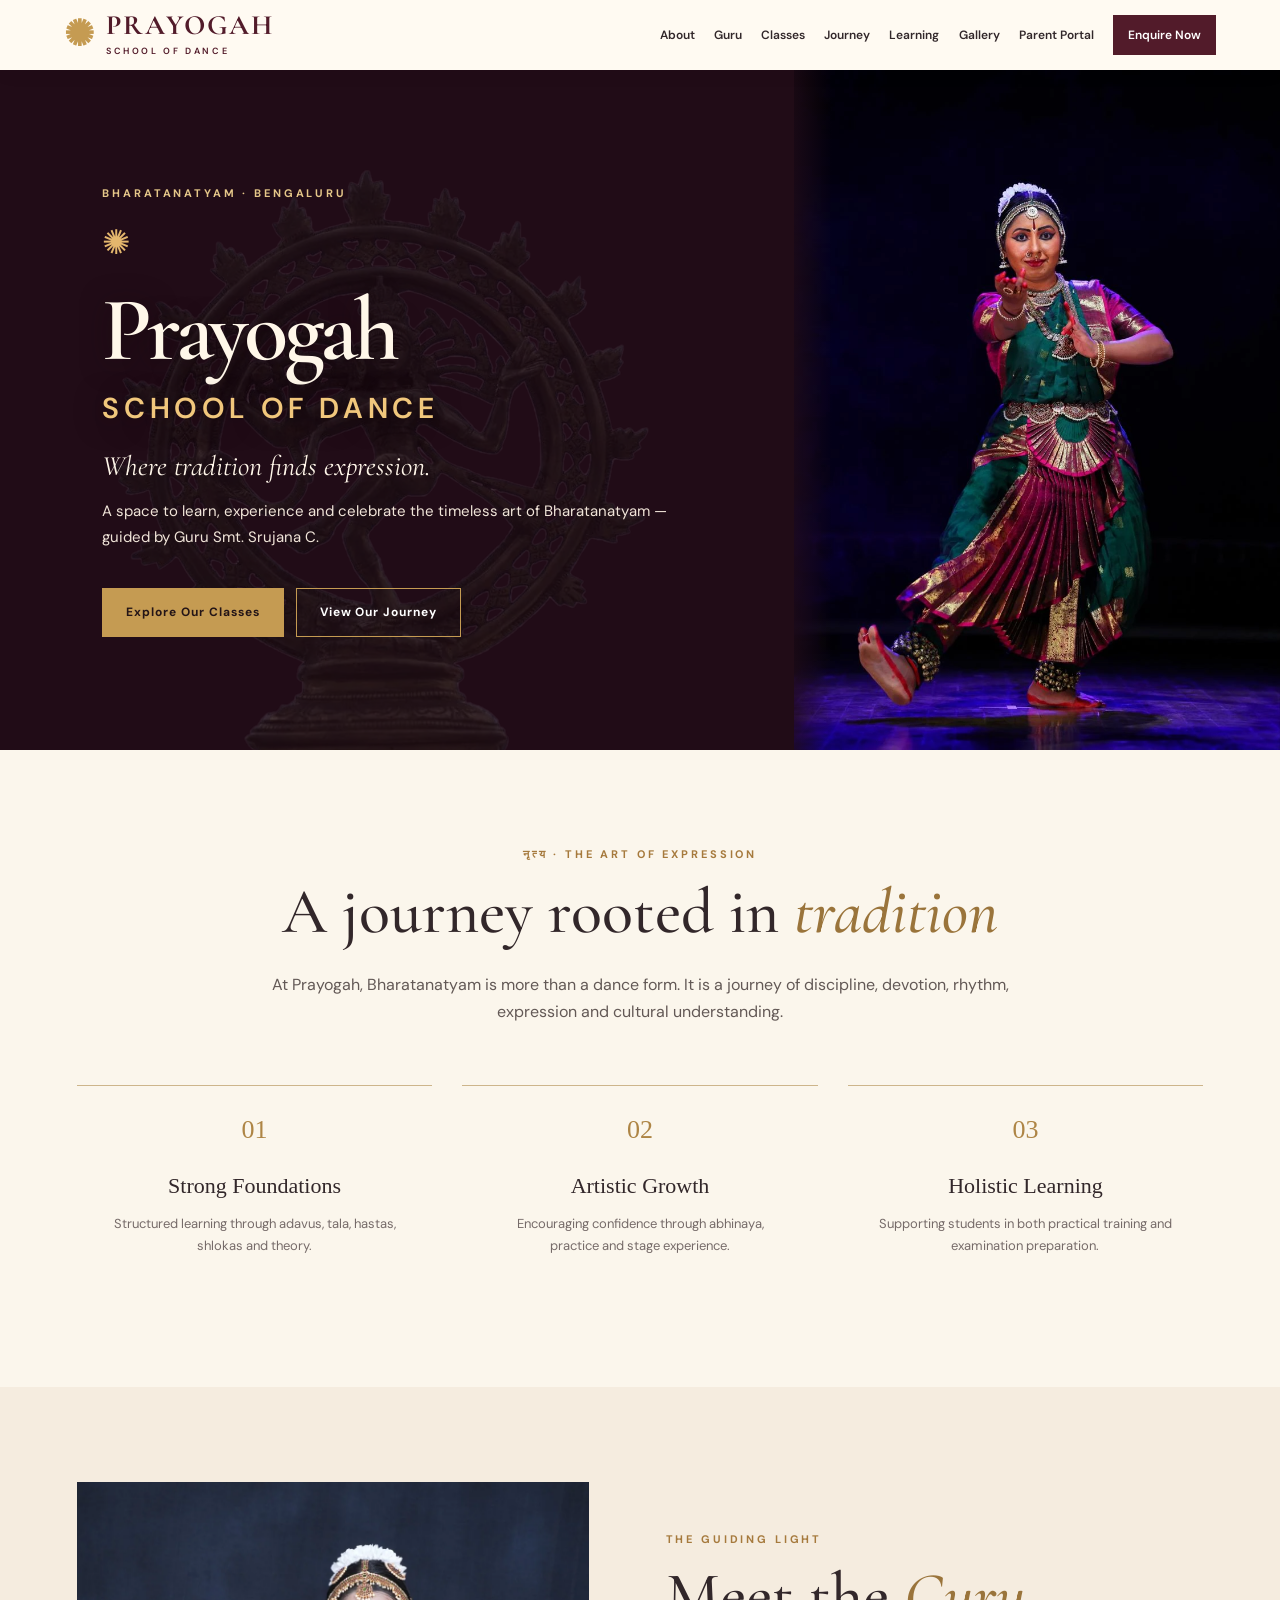
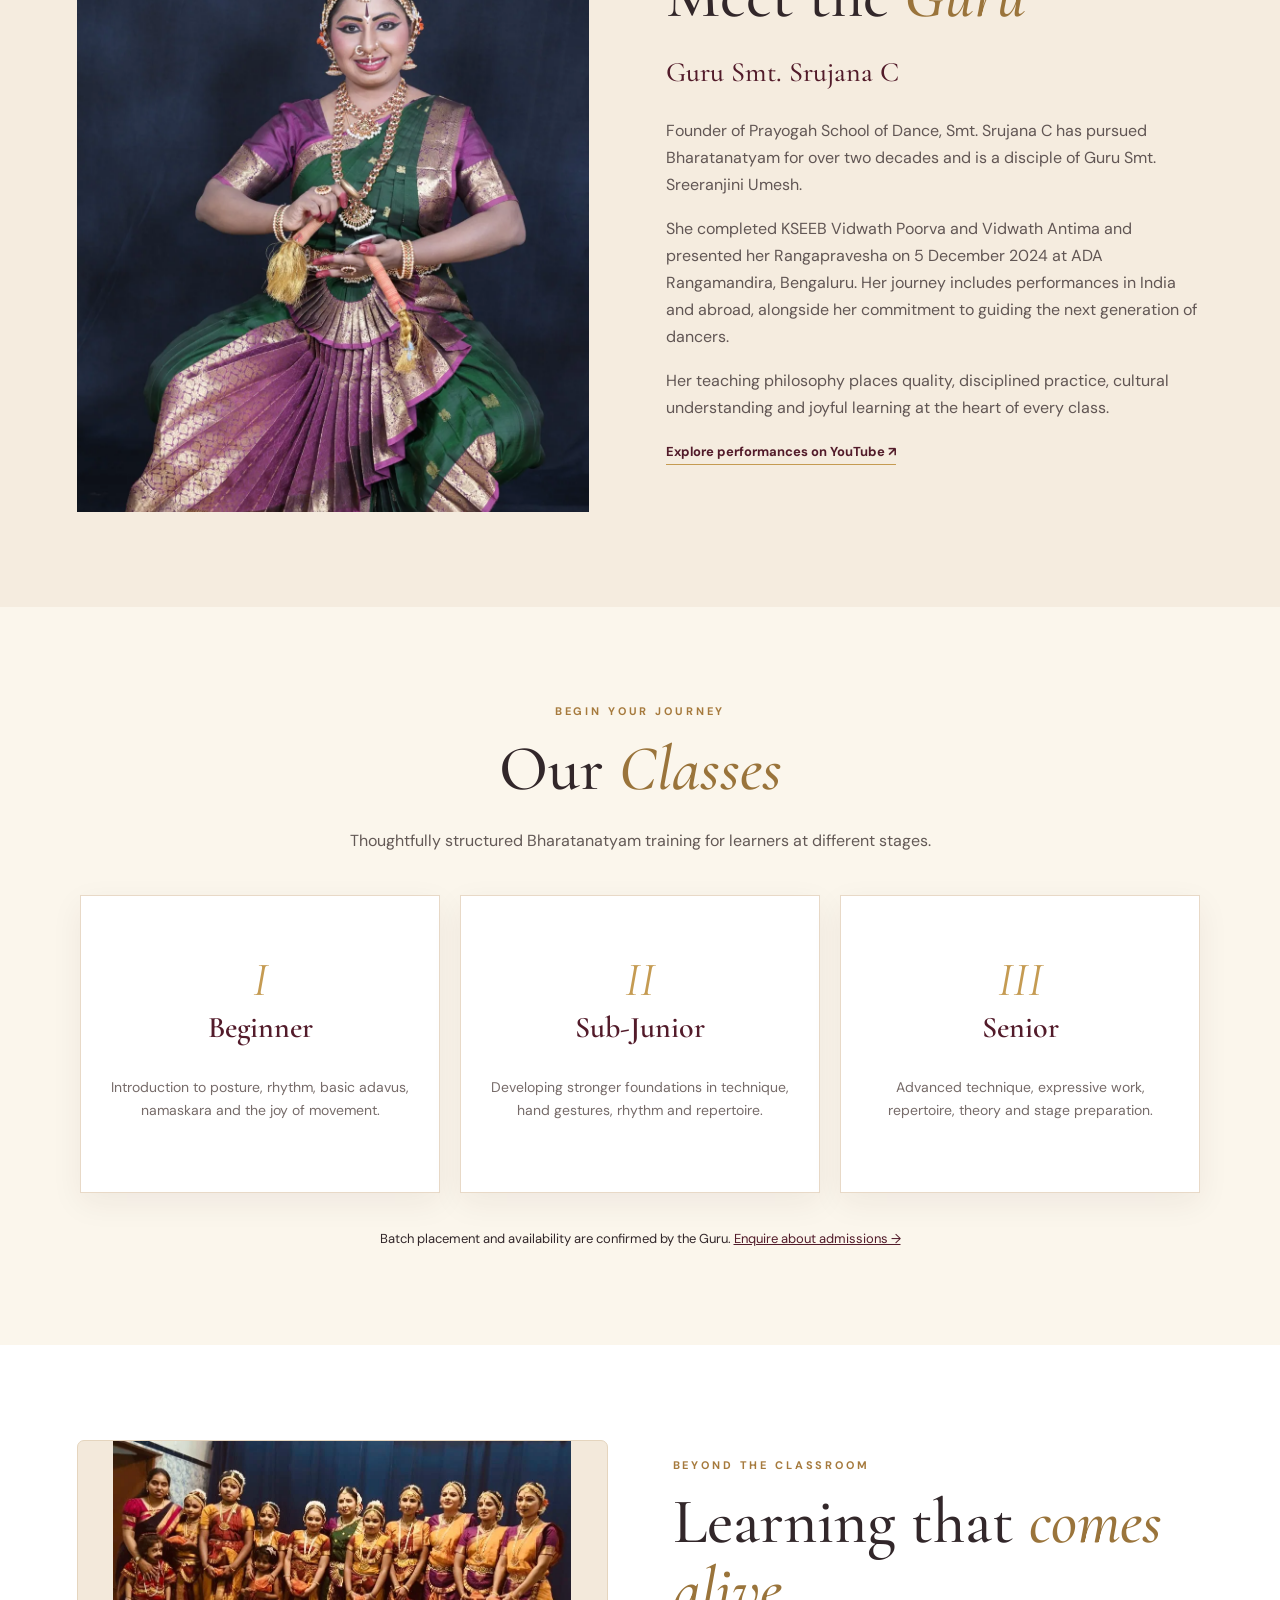
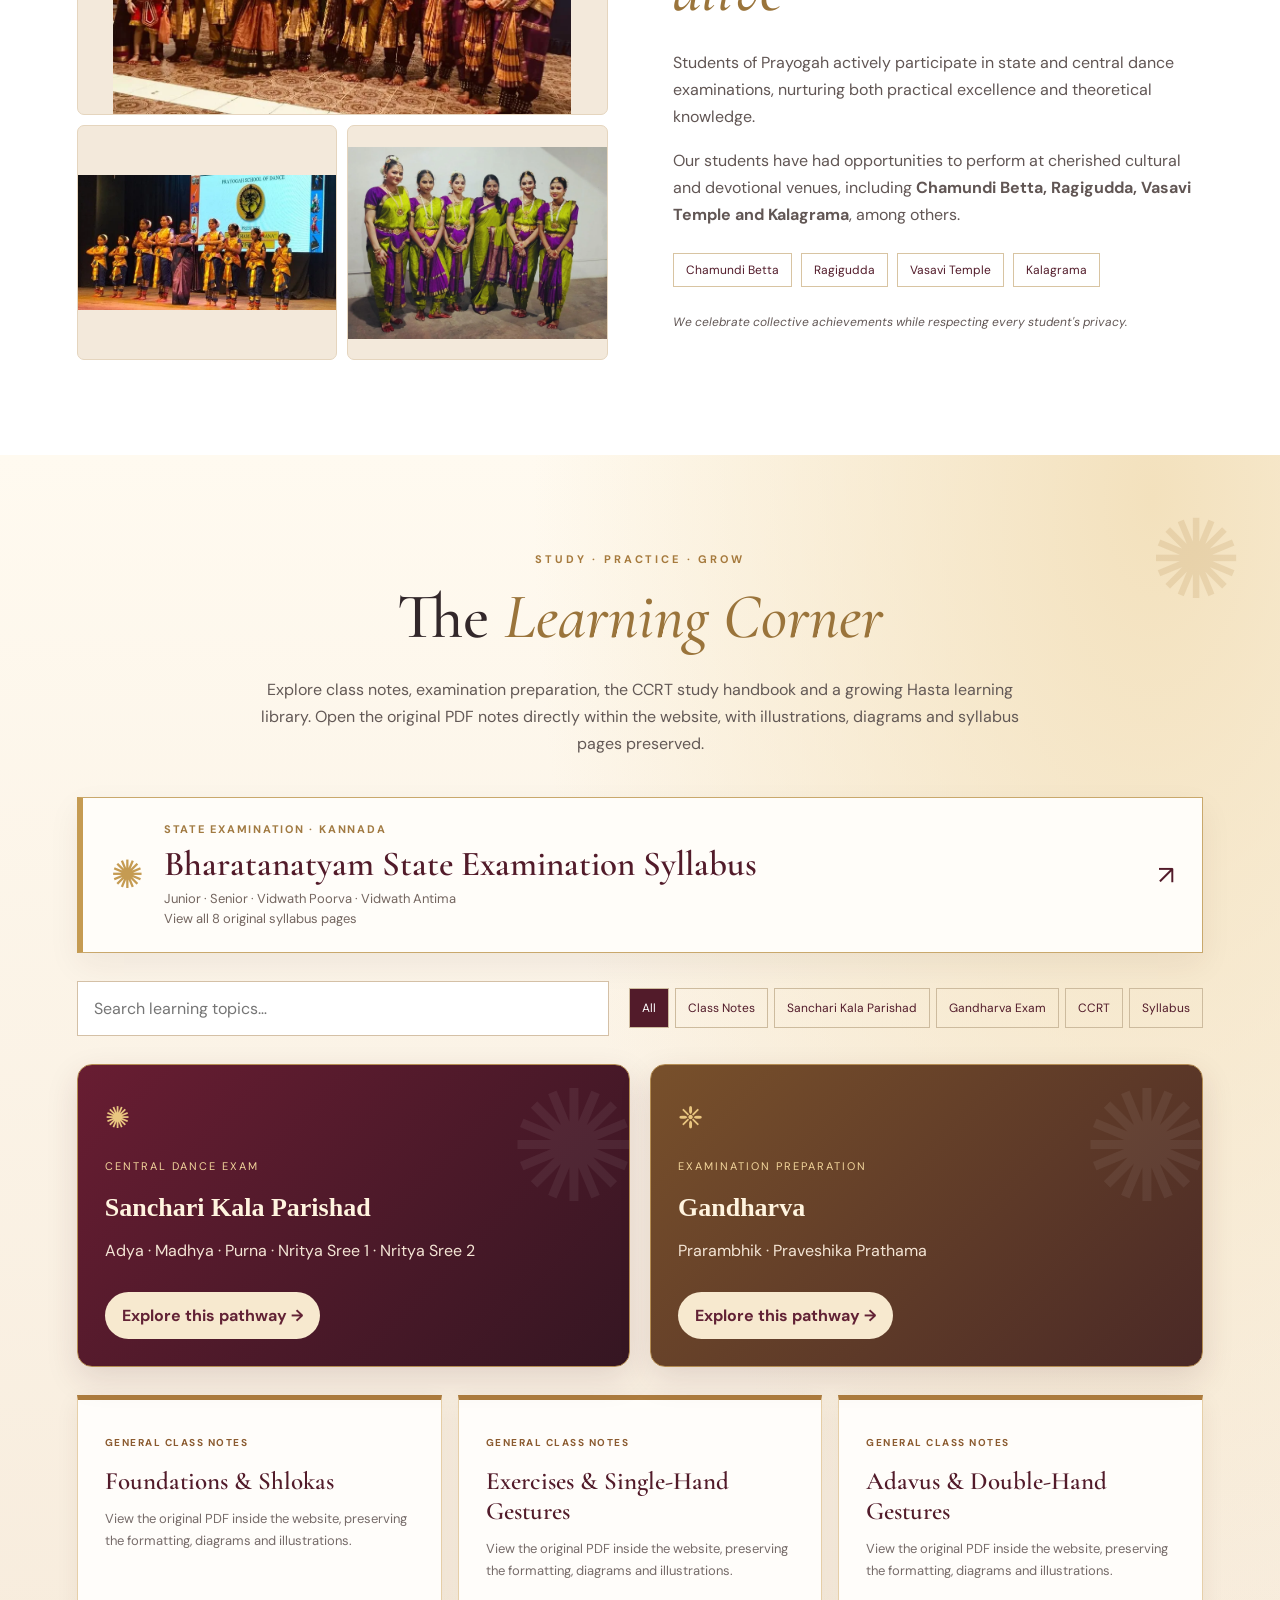
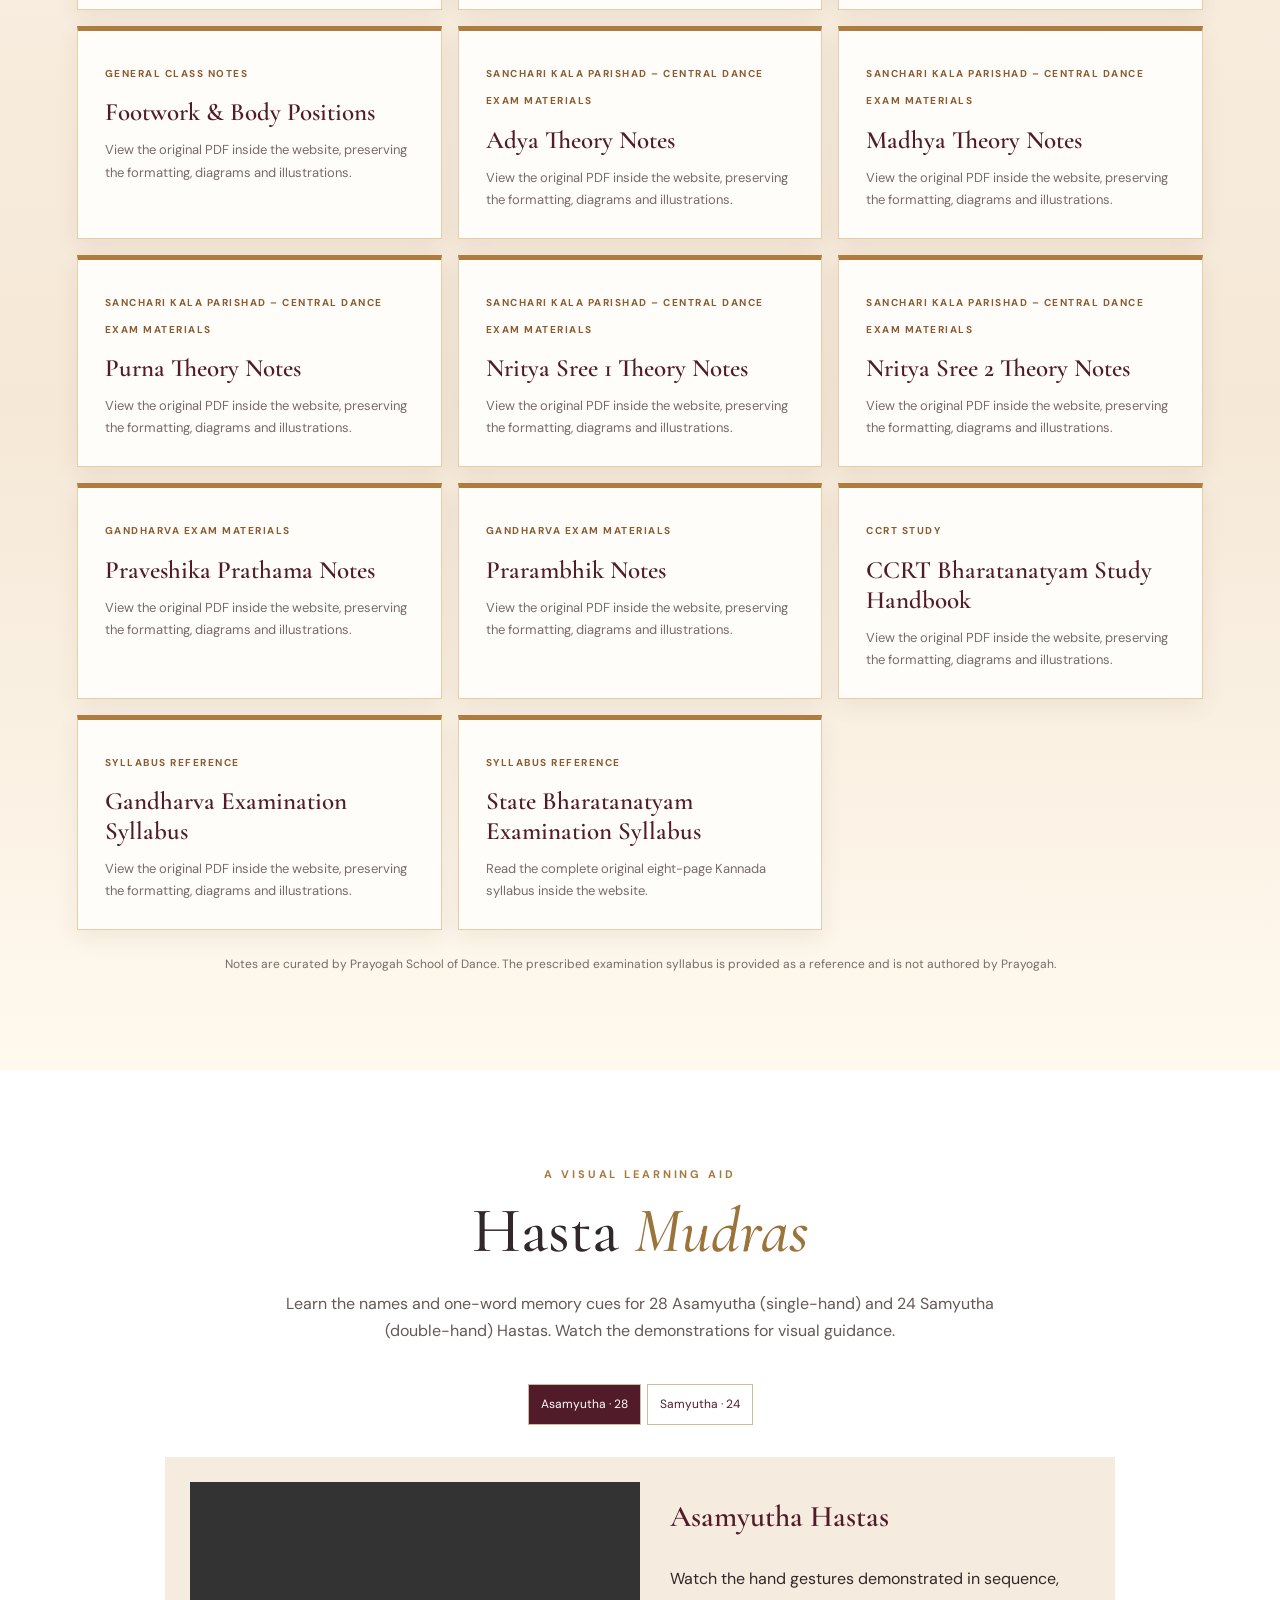
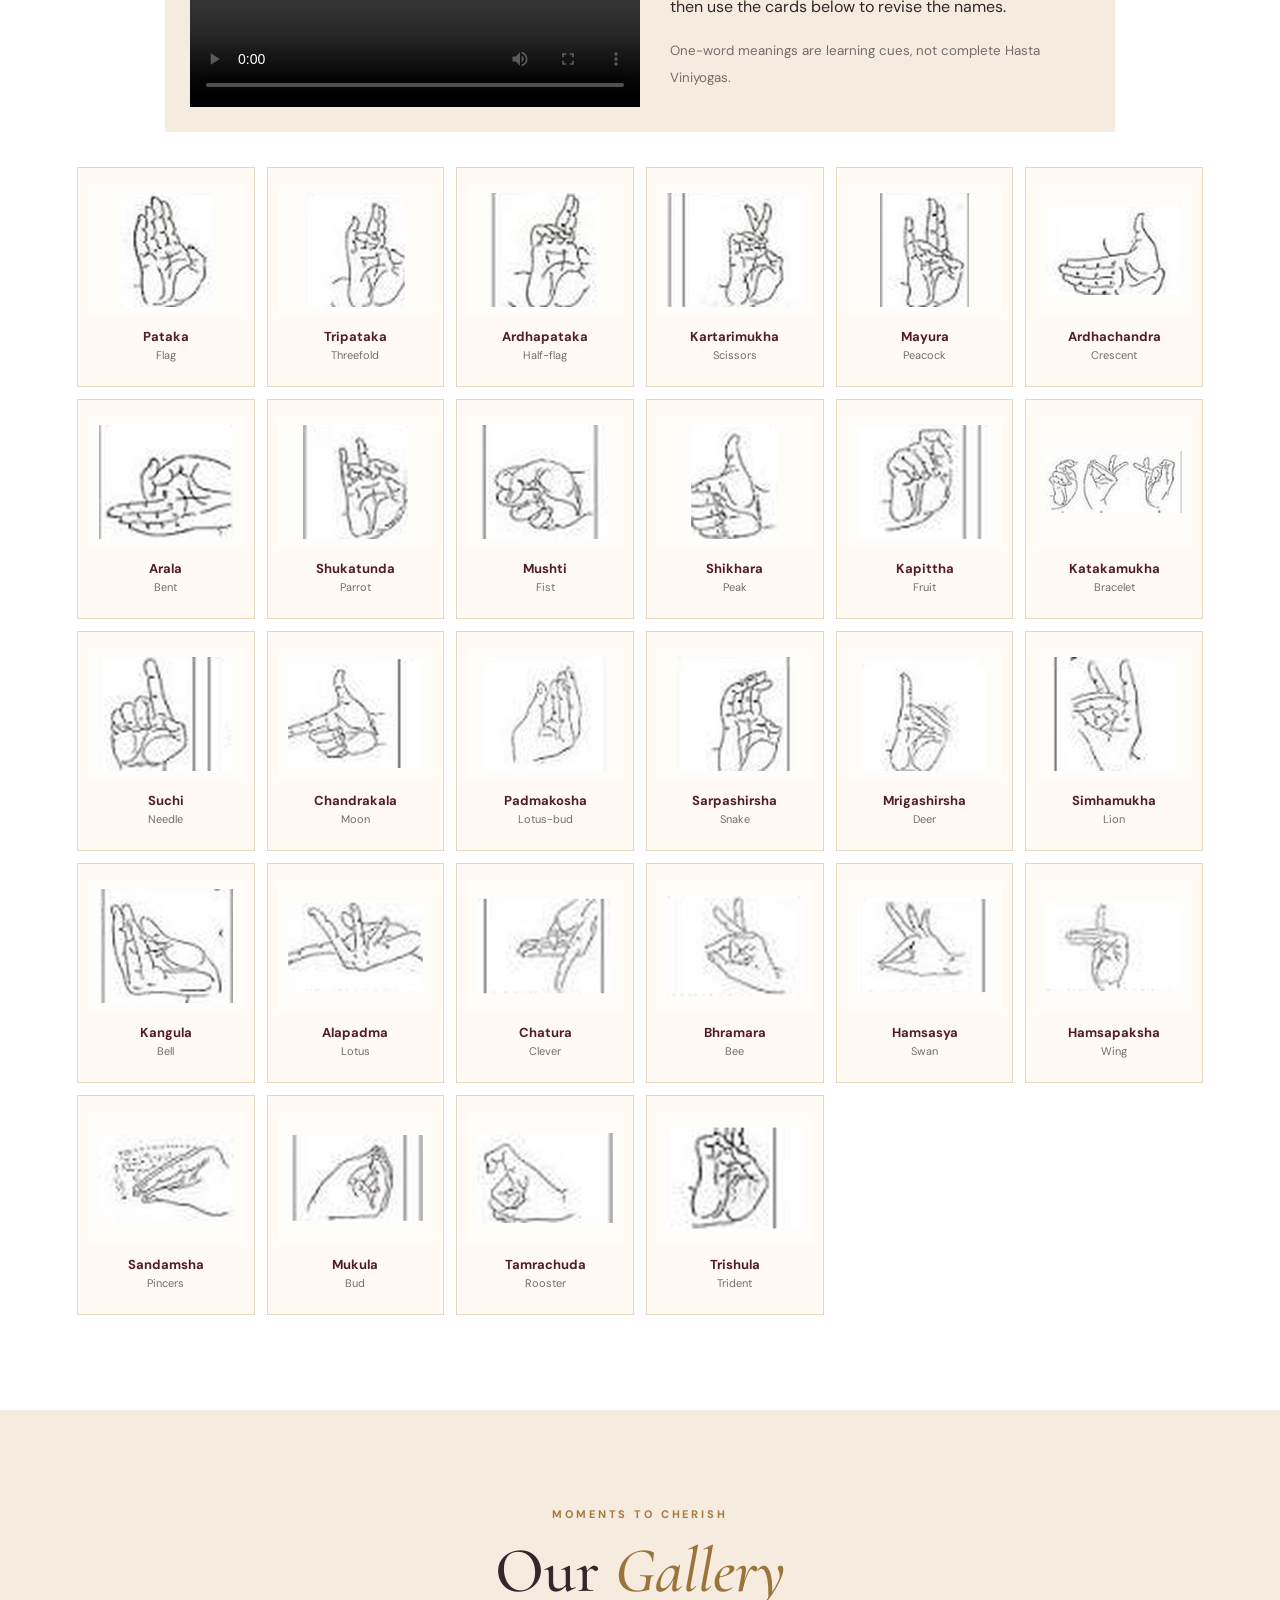
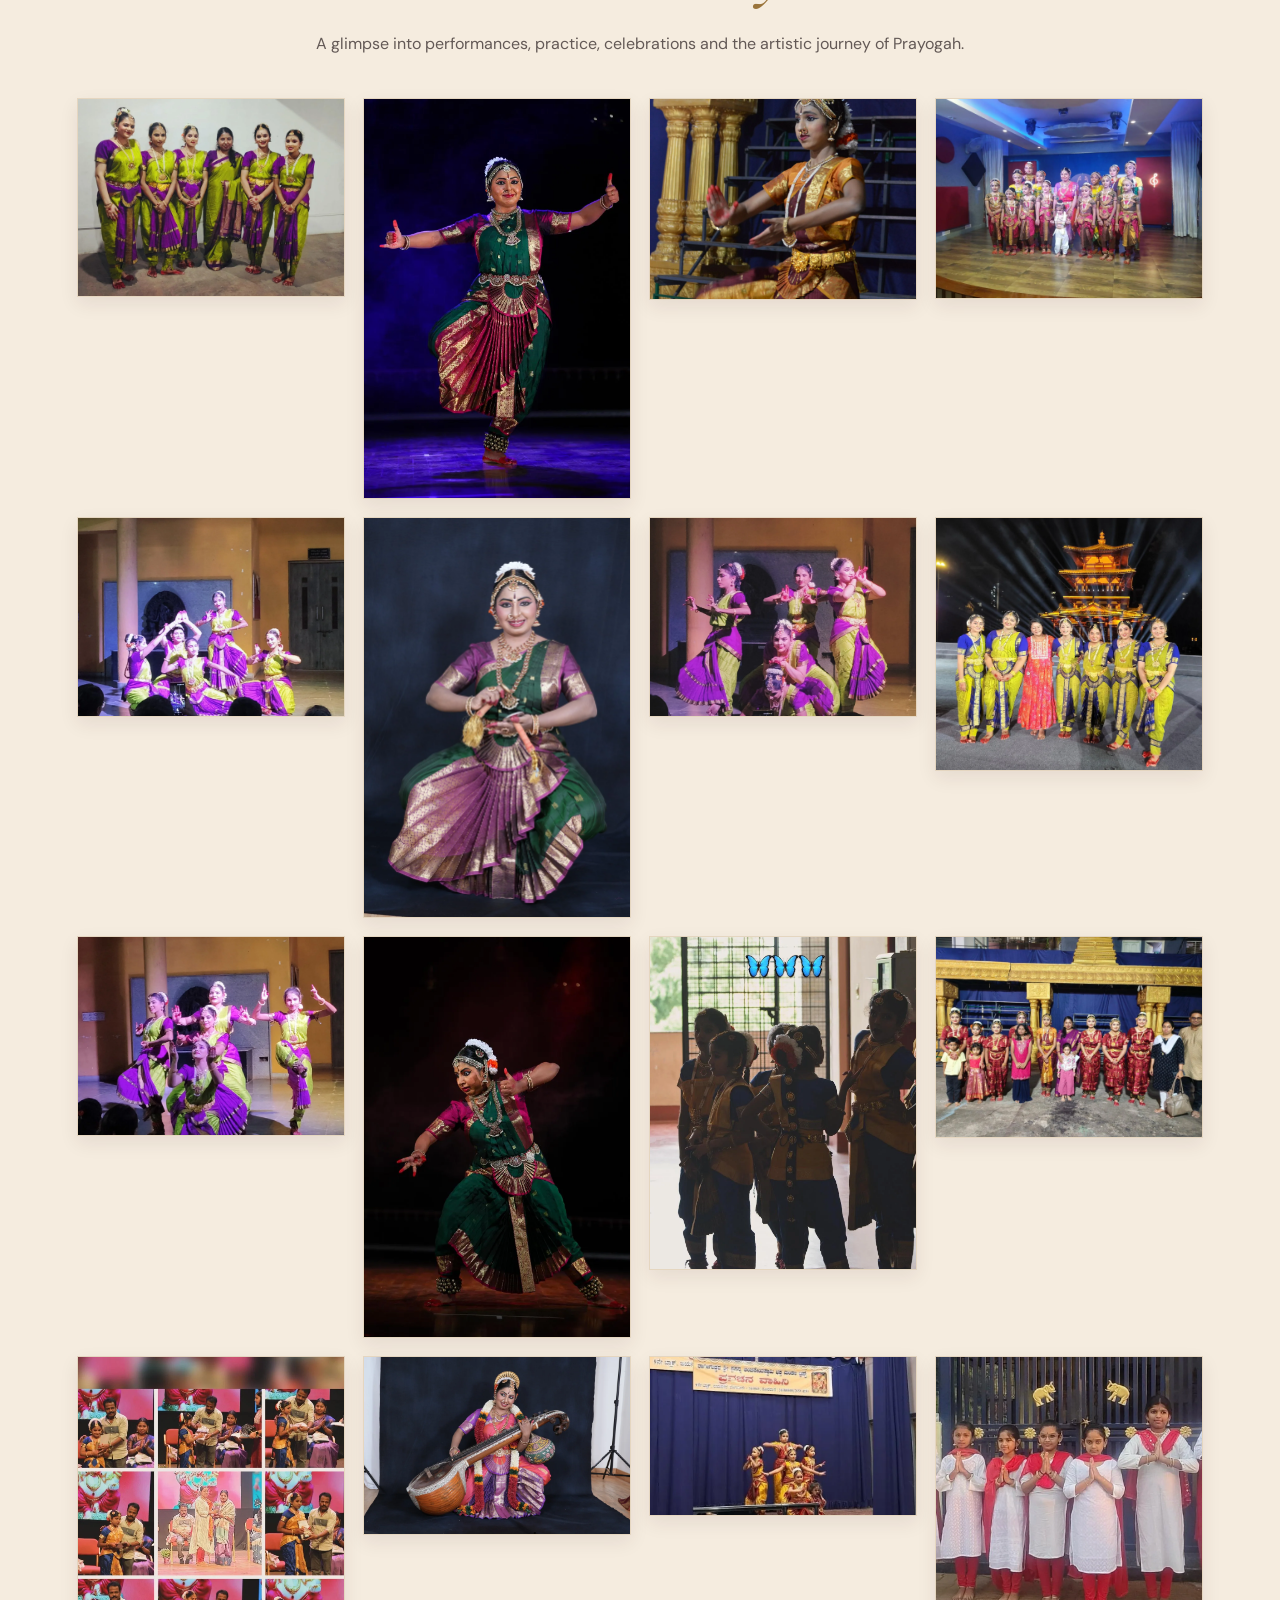
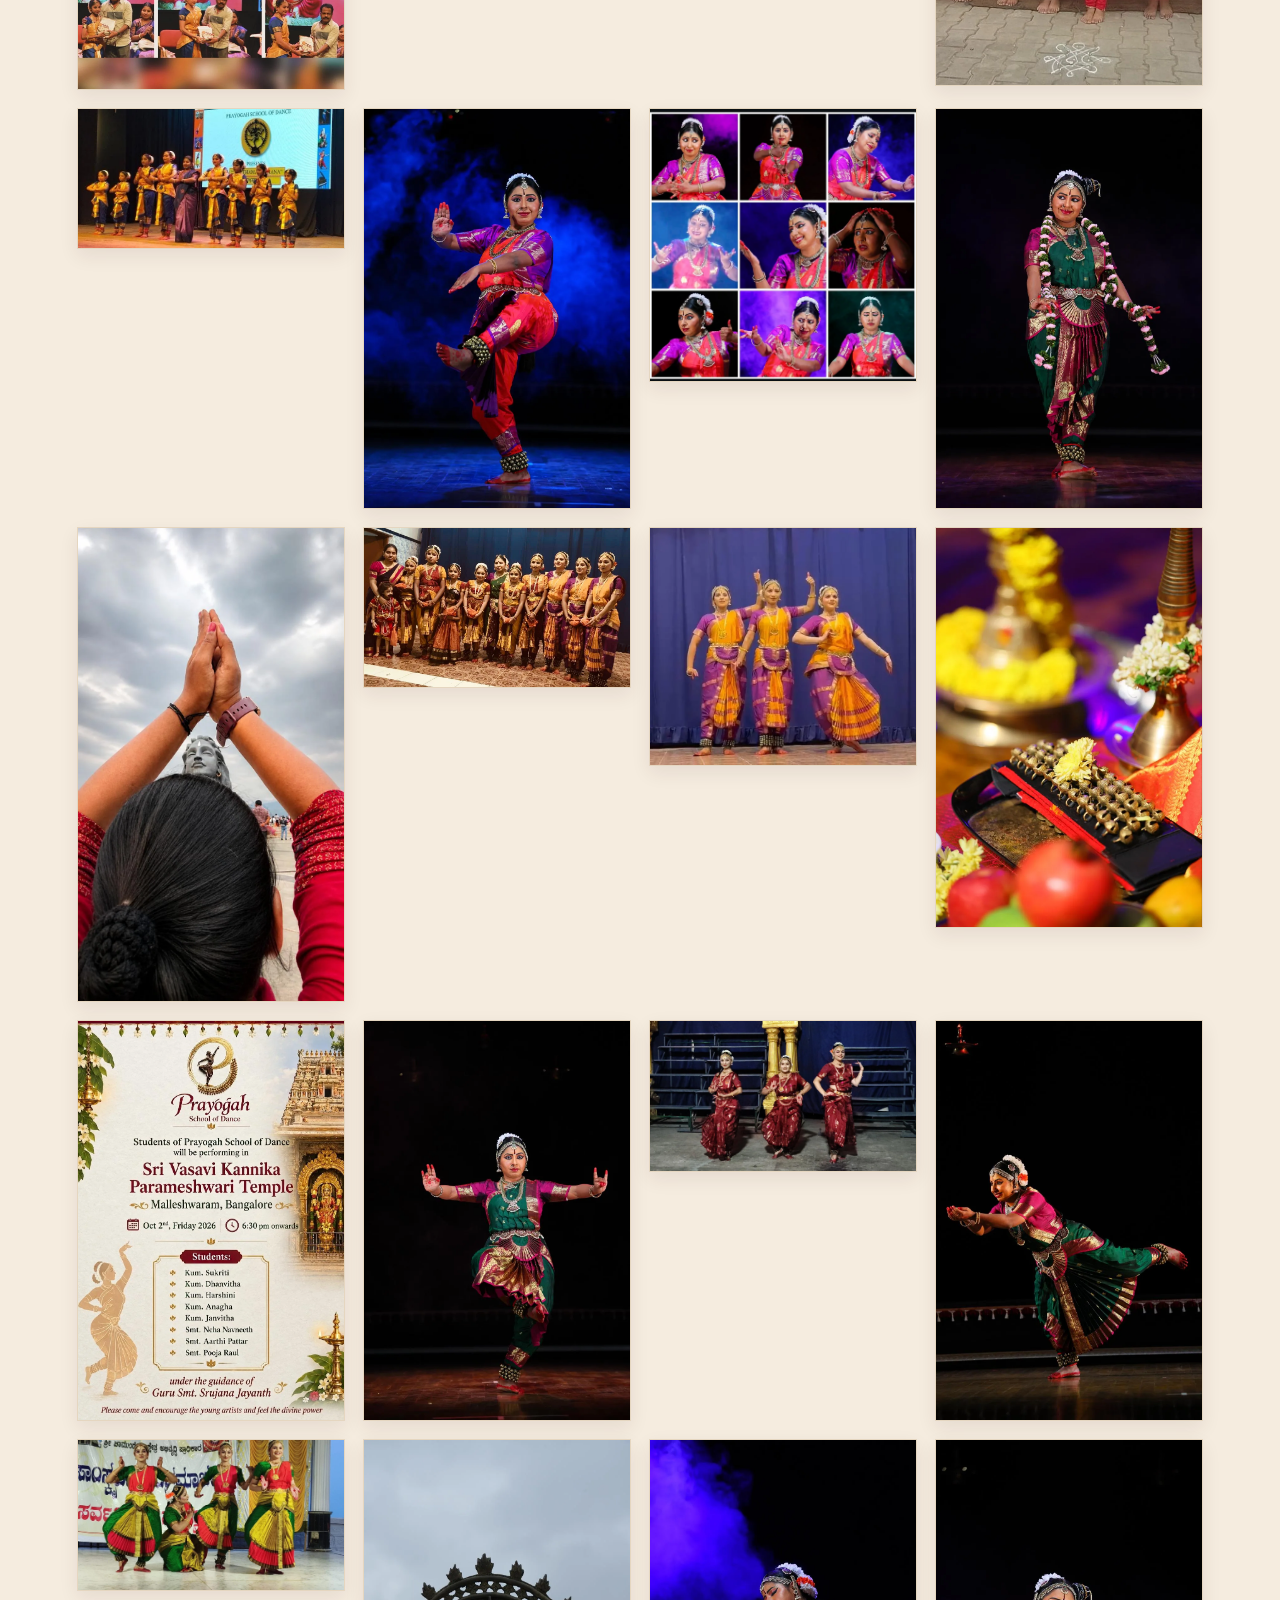
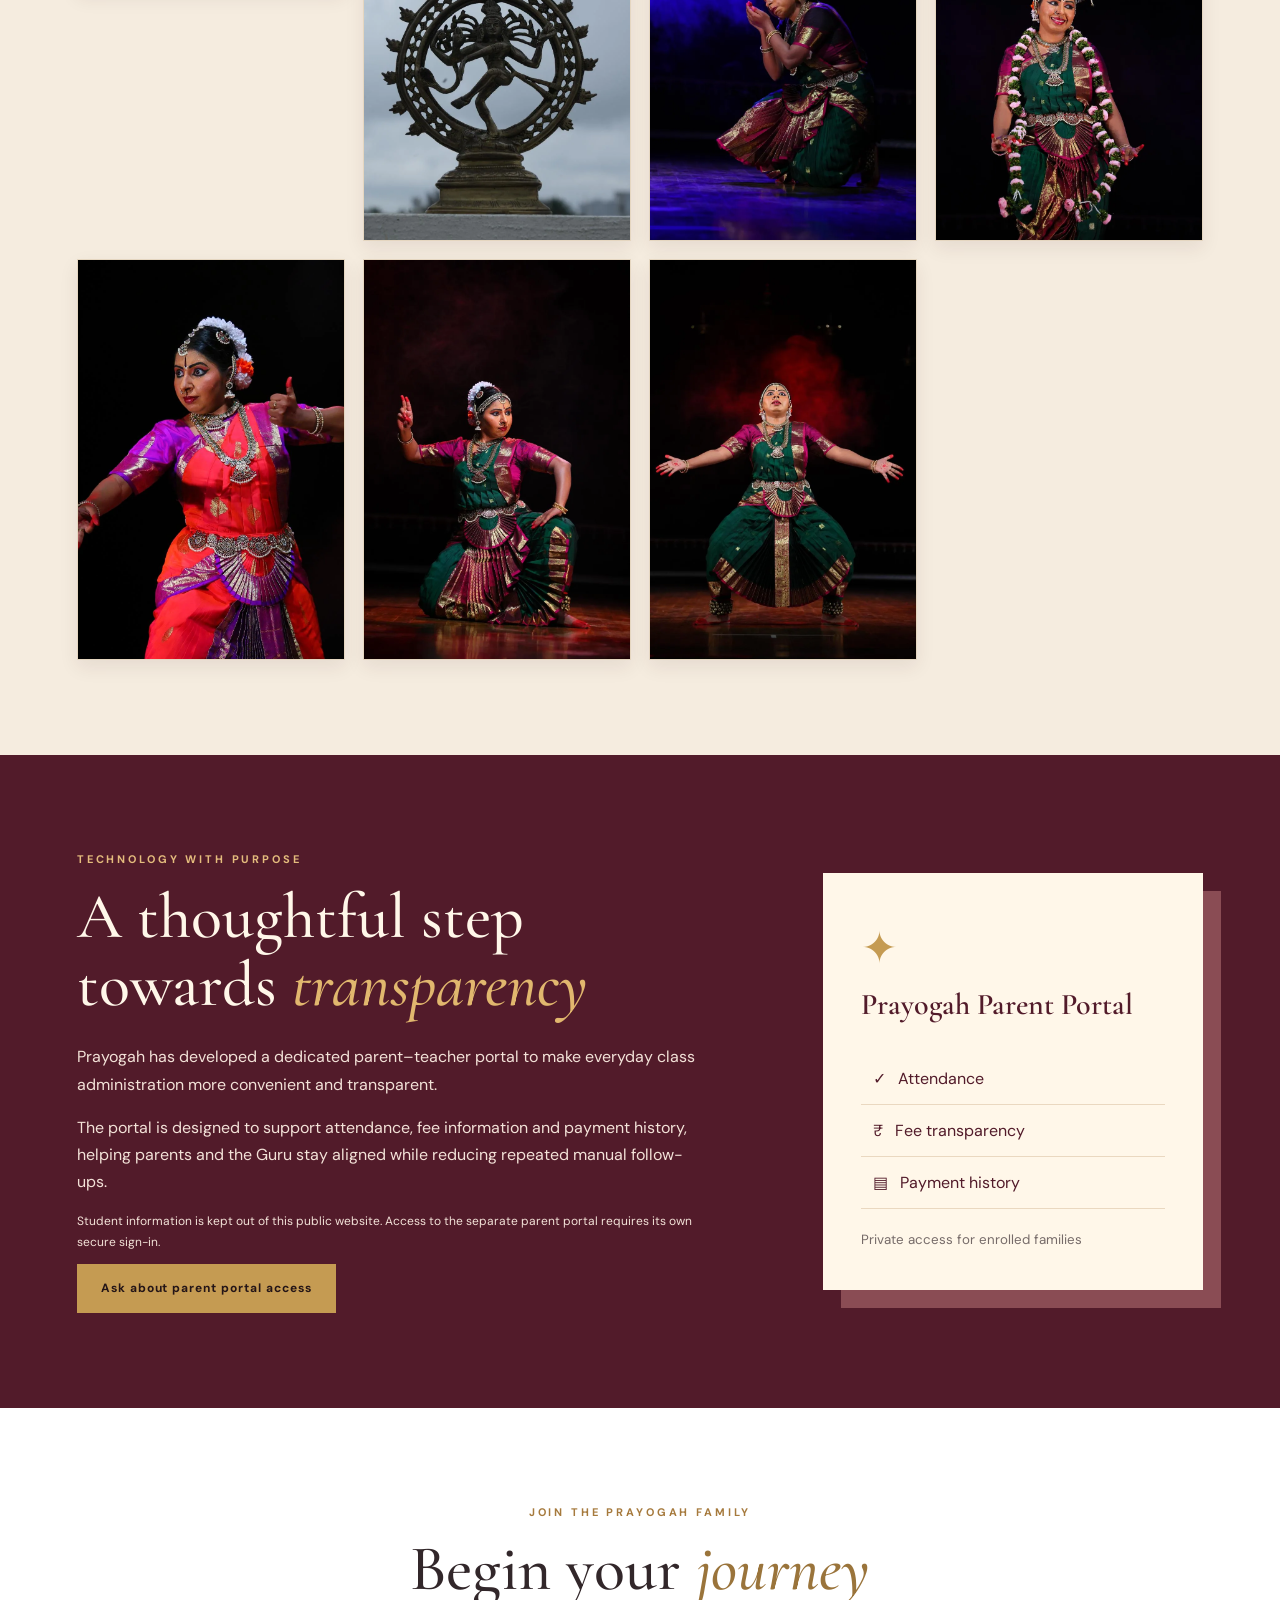
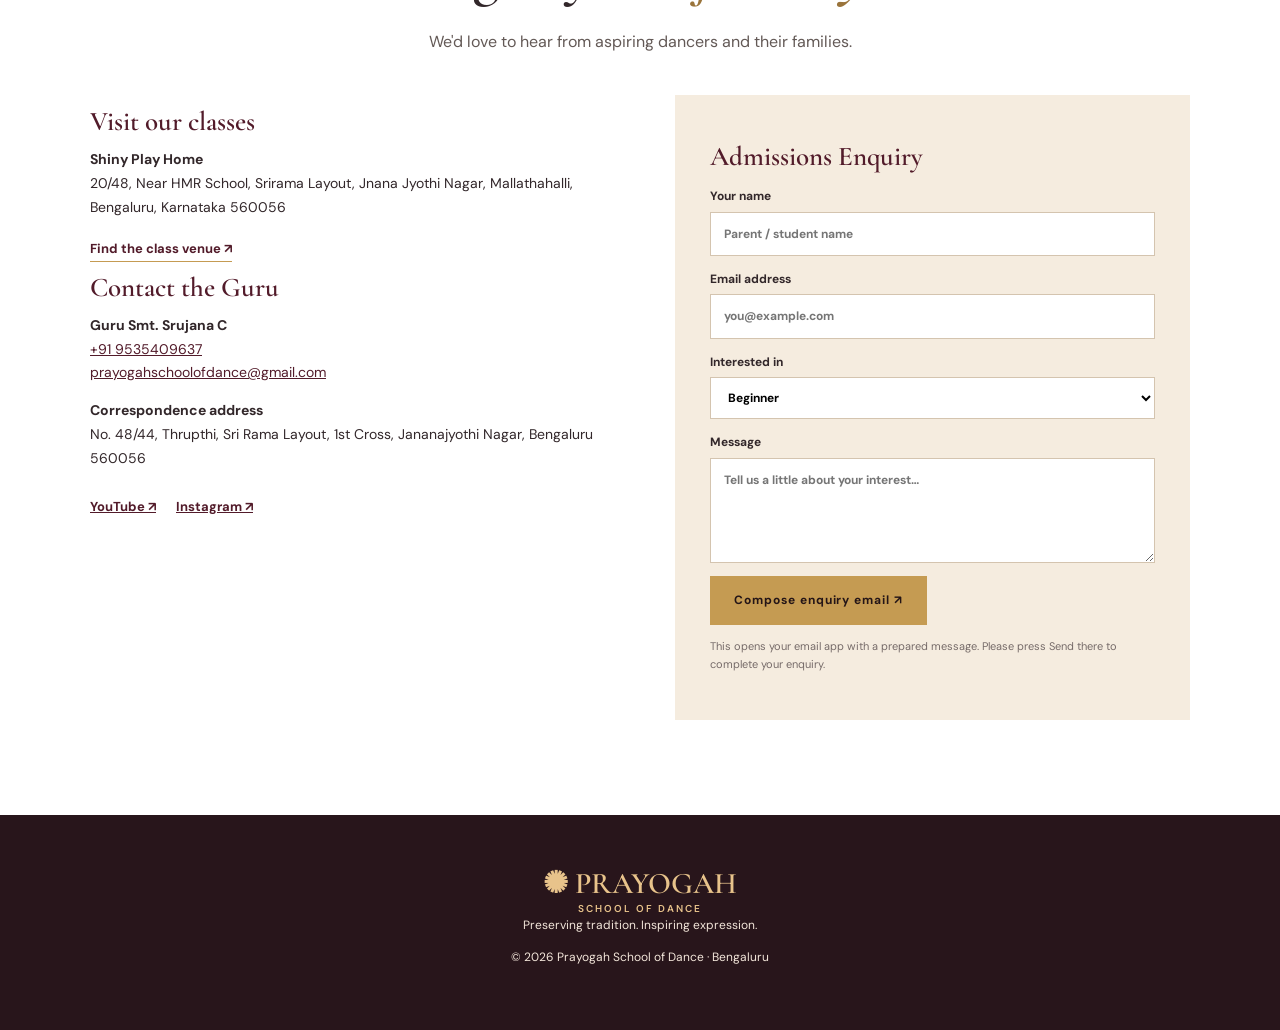
<file: index.html>
<!doctype html><html lang="en"><head><meta charset="utf-8"><meta name="viewport" content="width=device-width,initial-scale=1"><meta name="theme-color" content="#521b2a"><meta name="description" content="Prayogah School of Dance offers traditional Bharatanatyam training in Jnana Jyothi Nagar, Mallathahalli, Bengaluru, under Guru Smt. Srujana C."><title>Prayogah School of Dance | Bharatanatyam in Bengaluru</title><link rel="stylesheet" href="styles.css"></head><body>
<header class="header"><a class="brand" href="#home"><span class="brand-symbol">✺</span><span>PRAYOGAH<small>SCHOOL OF DANCE</small></span></a><button class="menu-toggle" aria-label="Toggle navigation" aria-expanded="false">☰</button><nav id="main-nav"><a href="#about">About</a><a href="#guru">Guru</a><a href="#classes">Classes</a><a href="#performances">Journey</a><a href="#learning">Learning</a><a href="#gallery">Gallery</a><a href="#portal">Parent Portal</a><a href="#contact" class="nav-cta">Enquire Now</a></nav></header>
<main><section id="home" class="hero hero-reimagined"><div class="hero-visuals" aria-label="Real photographs from Prayogah performances"><img class="hero-main-image" src="[data-uri]" alt="Bharatanatyam performance photograph" fetchpriority="high"></div><div class="hero-shade"></div><div class="hero-content"><div class="eyebrow light">BHARATANATYAM · BENGALURU</div><div class="hero-ornament">✺</div><h1><span class="school-name">Prayogah</span><span class="school-subname">School of Dance</span></h1><p class="hero-tagline">Where tradition finds expression.</p><p class="hero-description">A space to learn, experience and celebrate the timeless art of Bharatanatyam — guided by Guru Smt. Srujana C.</p><div class="hero-actions"><a class="btn gold" href="#classes">Explore Our Classes</a><a class="btn outline" href="#gallery">View Our Journey</a></div></div><div class="hero-caption">TRADITION · DISCIPLINE · EXPRESSION</div></section>
<section class="intro section" id="about"><div class="section-kicker">नृत्य · The art of expression</div><h2>A journey rooted in <em>tradition</em></h2><p class="lead">At Prayogah, Bharatanatyam is more than a dance form. It is a journey of discipline, devotion, rhythm, expression and cultural understanding.</p><div class="pillars"><article><span>01</span><h3>Strong Foundations</h3><p>Structured learning through adavus, tala, hastas, shlokas and theory.</p></article><article><span>02</span><h3>Artistic Growth</h3><p>Encouraging confidence through abhinaya, practice and stage experience.</p></article><article><span>03</span><h3>Holistic Learning</h3><p>Supporting students in both practical training and examination preparation.</p></article></div></section>
<section id="guru" class="guru section"><div class="guru-image"><img src="assets/guru-portrait.webp" alt="Guru Smt. Srujana C in traditional Bharatanatyam attire" loading="lazy"></div><div class="guru-copy"><div class="section-kicker">The guiding light</div><h2>Meet the <em>Guru</em></h2><h3>Guru Smt. Srujana C</h3><p>Founder of Prayogah School of Dance, Smt. Srujana C has pursued Bharatanatyam for over two decades and is a disciple of Guru Smt. Sreeranjini Umesh.</p><p>She completed KSEEB Vidwath Poorva and Vidwath Antima and presented her Rangapravesha on 5 December 2024 at ADA Rangamandira, Bengaluru. Her journey includes performances in India and abroad, alongside her commitment to guiding the next generation of dancers.</p><p>Her teaching philosophy places quality, disciplined practice, cultural understanding and joyful learning at the heart of every class.</p><a class="text-link" href="https://www.youtube.com/@Srujana_Bharatanatyam" target="_blank" rel="noopener">Explore performances on YouTube ↗</a></div></section>
<section id="classes" class="section classes"><div class="section-kicker">Begin your journey</div><h2>Our <em>Classes</em></h2><p class="section-sub">Thoughtfully structured Bharatanatyam training for learners at different stages.</p><div class="class-grid"><article class="class-card"><div class="class-number">I</div><h3>Beginner</h3><p>Introduction to posture, rhythm, basic adavus, namaskara and the joy of movement.</p></article><article class="class-card"><div class="class-number">II</div><h3>Sub-Junior</h3><p>Developing stronger foundations in technique, hand gestures, rhythm and repertoire.</p></article><article class="class-card"><div class="class-number">III</div><h3>Senior</h3><p>Advanced technique, expressive work, repertoire, theory and stage preparation.</p></article></div><p class="classes-note">Batch placement and availability are confirmed by the Guru. <a href="#contact">Enquire about admissions →</a></p></section>
<section id="performances" class="section journey"><div class="journey-collage" aria-label="Prayogah students across performances"><figure class="journey-photo journey-photo-wide"><img src="assets/students-group.webp" alt="Prayogah students together in Bharatanatyam costumes" loading="lazy"></figure><figure class="journey-photo"><img src="assets/new-gallery-12.webp" alt="Young Prayogah students performing together on stage" loading="lazy"></figure><figure class="journey-photo"><img src="assets/new-gallery-01.webp" alt="Prayogah students in green and purple dance costumes" loading="lazy"></figure></div><div class="journey-copy"><div class="section-kicker">Beyond the classroom</div><h2>Learning that <em>comes alive</em></h2><p>Students of Prayogah actively participate in state and central dance examinations, nurturing both practical excellence and theoretical knowledge.</p><p>Our students have had opportunities to perform at cherished cultural and devotional venues, including <strong>Chamundi Betta, Ragigudda, Vasavi Temple and Kalagrama</strong>, among others.</p><div class="venue-tags"><span>Chamundi Betta</span><span>Ragigudda</span><span>Vasavi Temple</span><span>Kalagrama</span></div><p class="privacy-note">We celebrate collective achievements while respecting every student's privacy.</p></div></section>
<section id="learning" class="section learning"><div class="section-kicker">Study · Practice · Grow</div><h2>The <em>Learning Corner</em></h2><p class="section-sub">Explore class notes, examination preparation, the CCRT study handbook and a growing Hasta learning library. Open the original PDF notes directly within the website, with illustrations, diagrams and syllabus pages preserved.</p><a class="state-feature" href="article-14.html" aria-label="Open State Bharatanatyam Examination Syllabus"><span class="state-feature-icon">✺</span><span><small>STATE EXAMINATION · KANNADA</small><strong>Bharatanatyam State Examination Syllabus</strong><span>Junior · Senior · Vidwath Poorva · Vidwath Antima<br>View all 8 original syllabus pages</span></span><span class="state-feature-arrow" aria-hidden="true">↗</span></a><div class="learning-tools"><input id="article-search" type="search" placeholder="Search learning topics…" aria-label="Search learning articles"><div class="filters" id="filters"><button class="active" data-filter="All">All</button><button data-filter="General Class Notes">Class Notes</button><button data-filter="Sanchari Kala Parishad – Central Dance Exam Materials">Sanchari Kala Parishad</button><button data-filter="Gandharva Exam Materials">Gandharva Exam</button><button data-filter="CCRT Study">CCRT</button><button data-filter="Syllabus Reference">Syllabus</button></div></div><div class="learning-paths" aria-label="Examination study pathways"><div class="path-card"><div class="path-icon">✺</div><span>CENTRAL DANCE EXAM</span><h3>Sanchari Kala Parishad</h3><p>Adya · Madhya · Purna · Nritya Sree 1 · Nritya Sree 2</p><button type="button" class="path-filter" data-path="Sanchari Kala Parishad – Central Dance Exam Materials">Explore this pathway →</button></div><div class="path-card"><div class="path-icon">❈</div><span>EXAMINATION PREPARATION</span><h3>Gandharva</h3><p>Prarambhik · Praveshika Prathama</p><button type="button" class="path-filter" data-path="Gandharva Exam Materials">Explore this pathway →</button></div></div><div class="article-grid" id="article-grid"></div><div class="learning-footnote">Notes are curated by Prayogah School of Dance. The prescribed examination syllabus is provided as a reference and is not authored by Prayogah.</div></section>
<section id="hastas" class="section hastas"><div class="section-kicker">A visual learning aid</div><h2>Hasta <em>Mudras</em></h2><p class="section-sub">Learn the names and one-word memory cues for 28 Asamyutha (single-hand) and 24 Samyutha (double-hand) Hastas. Watch the demonstrations for visual guidance.</p><div class="hasta-switch"><button data-hasta="asamyutha" class="active">Asamyutha · 28</button><button data-hasta="samyutha">Samyutha · 24</button></div><div class="hasta-video"><video id="hasta-video" controls preload="metadata" playsinline controlsList="nodownload" src="assets/asamyutha-hastas.mp4"></video><div><h3 id="hasta-video-title">Asamyutha Hastas</h3><p>Watch the hand gestures demonstrated in sequence, then use the cards below to revise the names.</p><small>One-word meanings are learning cues, not complete Hasta Viniyogas.</small></div></div><div id="hasta-grid" class="hasta-grid"></div></section>
<section id="gallery" class="section gallery"><div class="section-kicker">Moments to cherish</div><h2>Our <em>Gallery</em></h2><p class="section-sub">A glimpse into performances, practice, celebrations and the artistic journey of Prayogah.</p><div class="gallery-grid" id="gallery-grid"></div></section>
<section id="portal" class="portal section"><div><div class="section-kicker pale">Technology with purpose</div><h2>A thoughtful step towards <em>transparency</em></h2><p>Prayogah has developed a dedicated parent–teacher portal to make everyday class administration more convenient and transparent.</p><p>The portal is designed to support attendance, fee information and payment history, helping parents and the Guru stay aligned while reducing repeated manual follow-ups.</p><p class="portal-caution">Student information is kept out of this public website. Access to the separate parent portal requires its own secure sign-in.</p><a class="btn gold" href="#contact">Ask about parent portal access</a></div><div class="portal-art"><span class="portal-icon">✦</span><h3>Prayogah Parent Portal</h3><div class="portal-row">✓ &nbsp; Attendance</div><div class="portal-row">₹ &nbsp; Fee transparency</div><div class="portal-row">▤ &nbsp; Payment history</div><small>Private access for enrolled families</small></div></section>
<section id="contact" class="section contact"><div class="section-kicker">Join the Prayogah family</div><h2>Begin your <em>journey</em></h2><p class="section-sub">We'd love to hear from aspiring dancers and their families.</p><div class="contact-layout"><div class="contact-details"><h3>Visit our classes</h3><p><strong>Shiny Play Home</strong><br>20/48, Near HMR School, Srirama Layout, Jnana Jyothi Nagar, Mallathahalli, Bengaluru, Karnataka 560056</p><a class="text-link" target="_blank" rel="noopener" href="https://www.google.com/maps/search/?api=1&query=Shiny%20Play%20Home%2020%2F48%20Near%20HMR%20School%20Srirama%20Layout%20Mallathahalli%20Bengaluru%20560056">Find the class venue ↗</a><h3>Contact the Guru</h3><p><strong>Guru Smt. Srujana C</strong><br><a href="tel:+919535409637">+91 9535409637</a><br><a href="mailto:prayogahschoolofdance@gmail.com">prayogahschoolofdance@gmail.com</a></p><p><strong>Correspondence address</strong><br>No. 48/44, Thrupthi, Sri Rama Layout, 1st Cross, Jananajyothi Nagar, Bengaluru 560056</p><div class="socials"><a href="https://www.youtube.com/@Srujana_Bharatanatyam" target="_blank" rel="noopener">YouTube ↗</a><a href="https://www.instagram.com/itssruj/" target="_blank" rel="noopener">Instagram ↗</a></div></div><form id="enquiry-form" class="enquiry-form"><h3>Admissions Enquiry</h3><label>Your name<input name="name" required autocomplete="name" placeholder="Parent / student name"></label><label>Email address<input name="email" type="email" required autocomplete="email" placeholder="you@example.com"></label><label>Interested in<select name="batch"><option>Beginner</option><option>Sub-Junior</option><option>Senior</option><option>Not sure yet</option></select></label><label>Message<textarea name="message" rows="4" placeholder="Tell us a little about your interest…"></textarea></label><button type="submit" class="btn gold">Compose enquiry email ↗</button><p class="form-hint">This opens your email app with a prepared message. Please press Send there to complete your enquiry.</p></form></div></section></main><div id="photo-preview" class="photo-preview" role="dialog" aria-label="Full photograph preview" aria-modal="true" hidden><button class="photo-close" type="button" aria-label="Close photograph preview">×</button><img alt=""><p class="photo-preview-caption"></p></div><footer class="site-footer"><div class="footer-brand">✺ PRAYOGAH <small>SCHOOL OF DANCE</small></div><p>Preserving tradition. Inspiring expression.</p><p>© <span id="year"></span> Prayogah School of Dance · Bengaluru</p></footer><script src="script.js"></script></body></html>
</file>
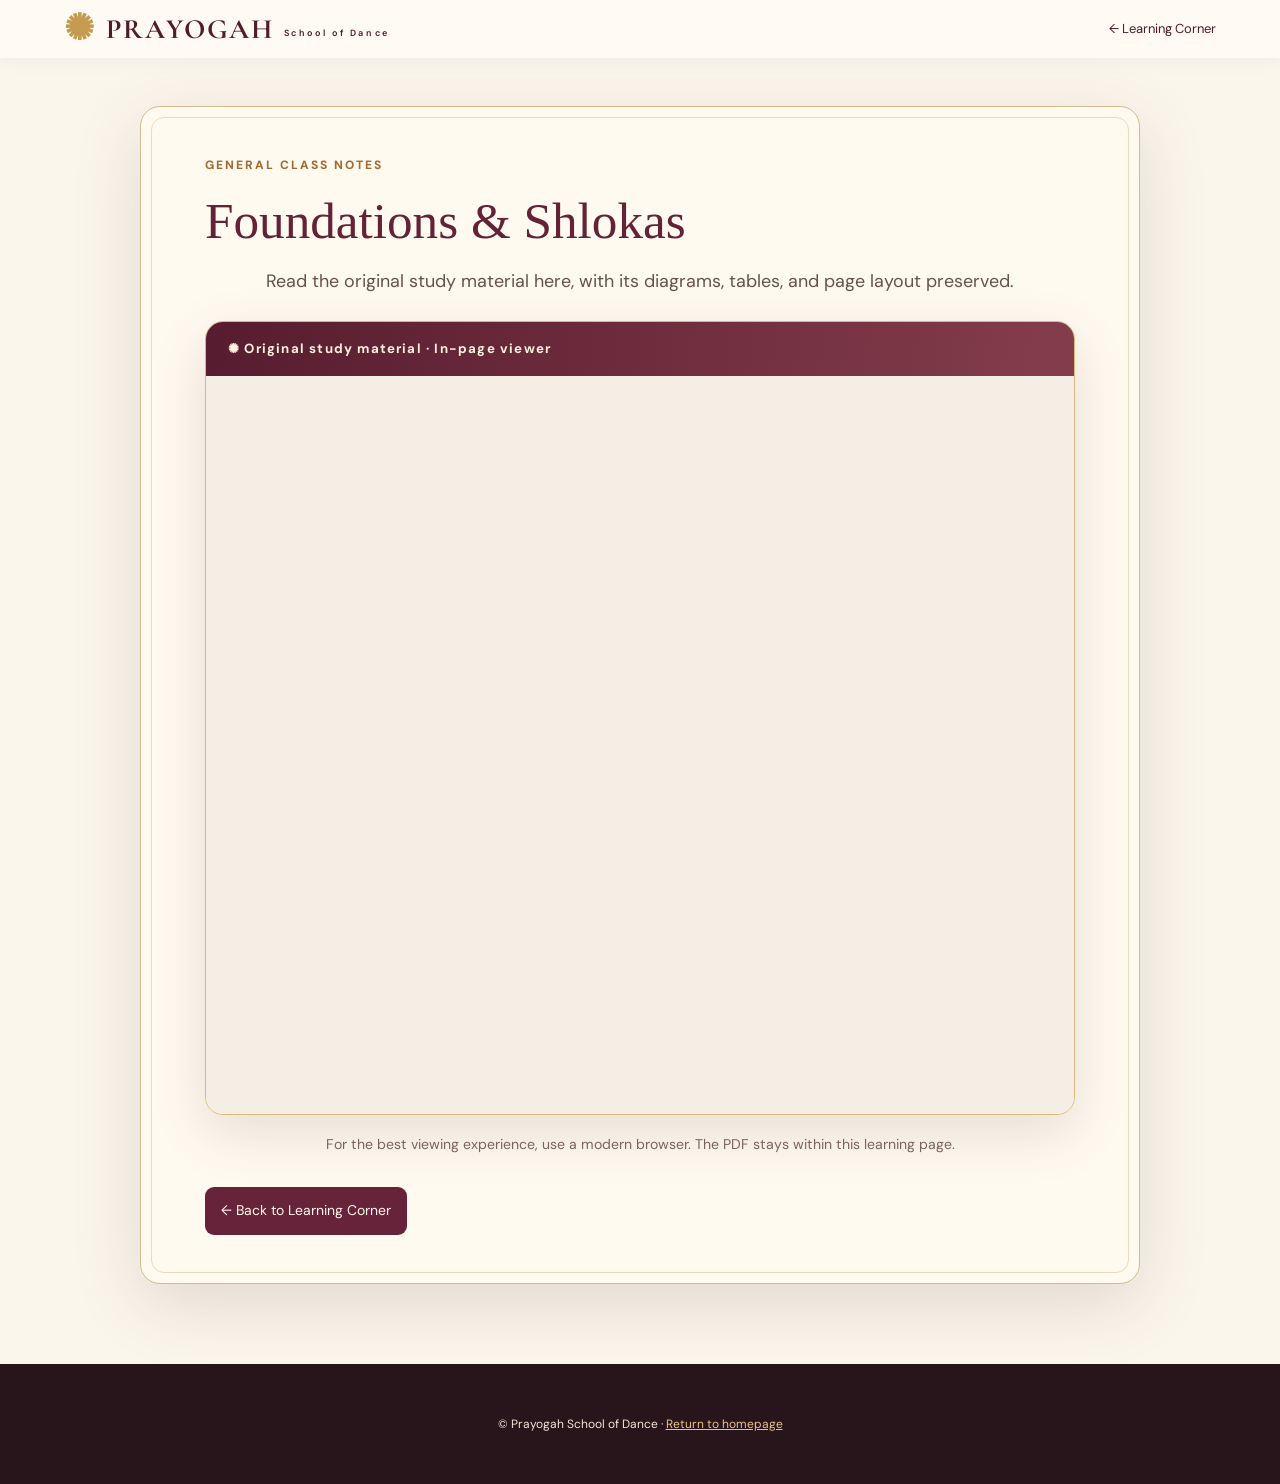
<file: article-01.html>
<!DOCTYPE html>

<html lang="en"><head><meta charset="utf-8"/><meta content="width=device-width,initial-scale=1" name="viewport"/><meta content="index,follow" name="robots"/><title>Foundations &amp; Shlokas | Prayogah</title><link href="styles.css" rel="stylesheet"/></head><body><header class="simple-header"><a class="brand" href="index.html"><span class="brand-symbol">✺</span> PRAYOGAH <small>School of Dance</small></a><a class="back" href="index.html#learning">← Learning Corner</a></header><main class="article-wrap"><div class="eyebrow">General Class Notes</div><h1>Foundations &amp; Shlokas</h1><p class="pdf-lead">Read the original study material here, with its diagrams, tables, and page layout preserved.</p><div class="pdf-viewer-shell"><div class="pdf-viewer-heading">✺  Original study material · In-page viewer</div><iframe class="pdf-frame" loading="lazy" src="assets/study-pdfs/class-notes-1.pdf#toolbar=0&amp;navpanes=0&amp;scrollbar=1" title="Foundations &amp; Shlokas PDF document"></iframe></div><p class="pdf-note">For the best viewing experience, use a modern browser. The PDF stays within this learning page.</p><nav class="lesson-nav"><a href="index.html#learning">← Back to Learning Corner</a></nav></main><footer class="site-footer">© Prayogah School of Dance · <a href="index.html">Return to homepage</a></footer></body></html>
</file>
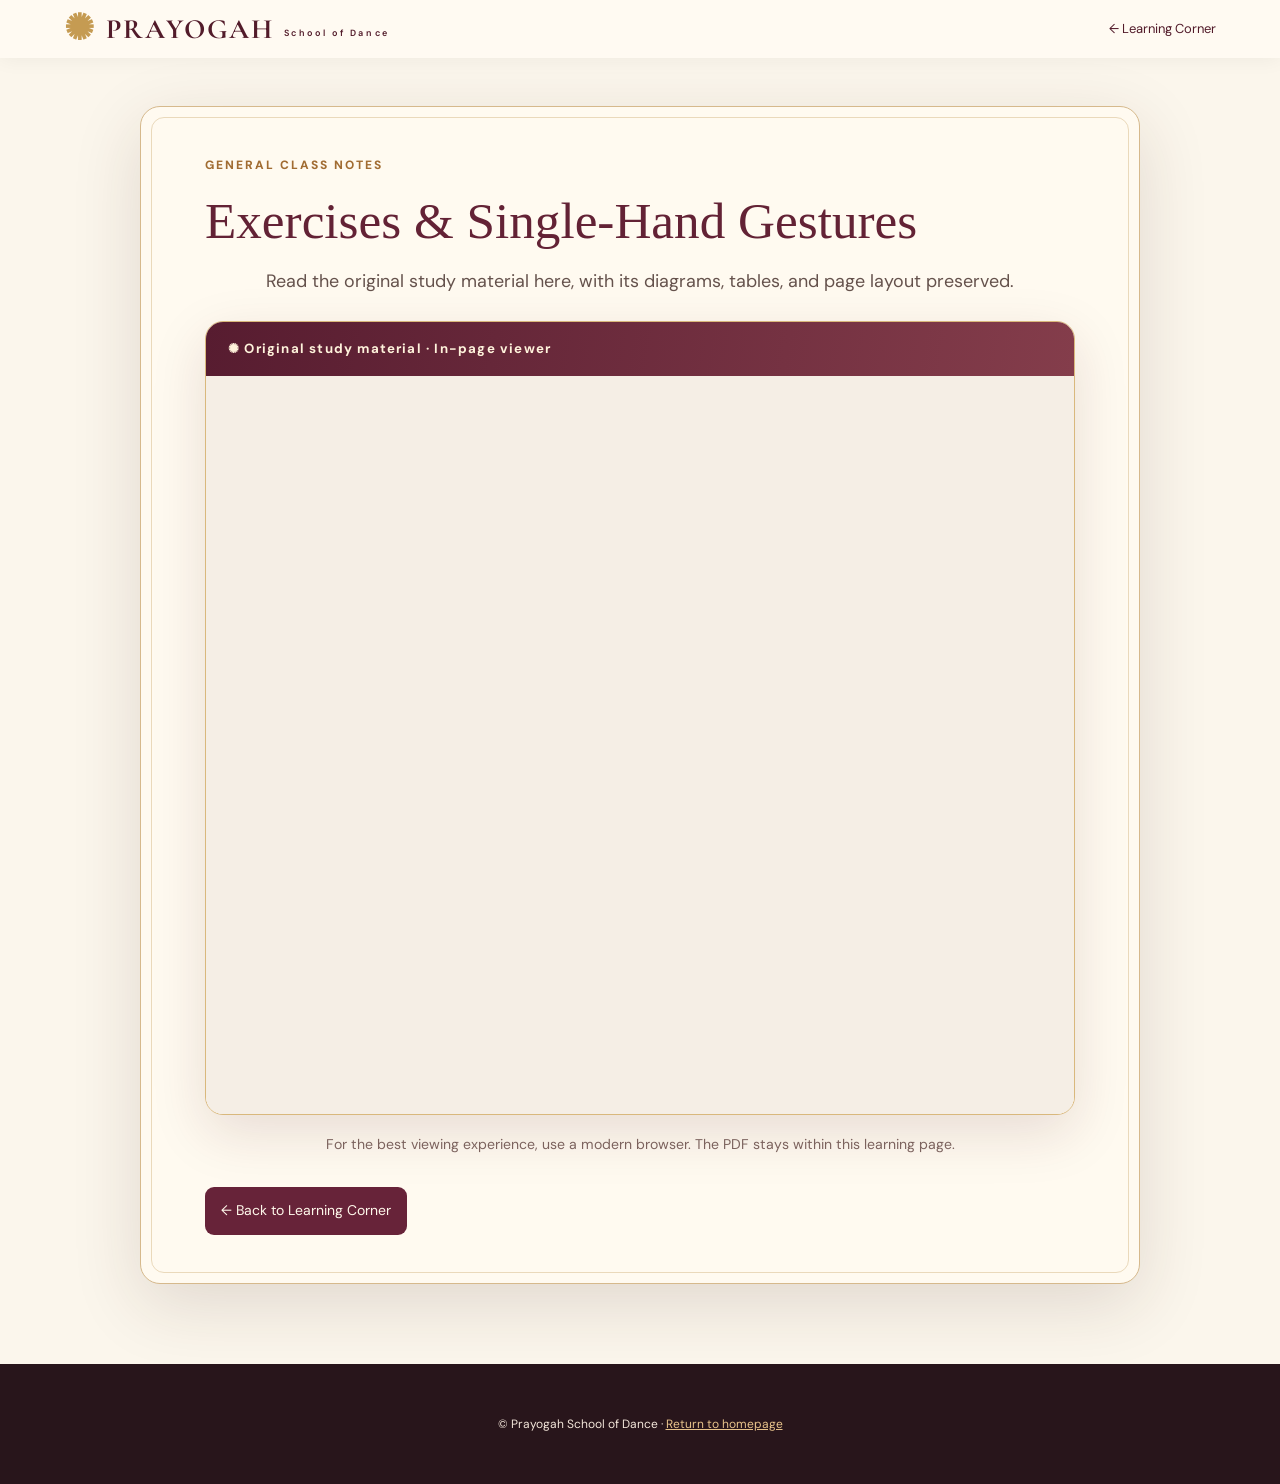
<file: article-02.html>
<!DOCTYPE html>

<html lang="en"><head><meta charset="utf-8"/><meta content="width=device-width,initial-scale=1" name="viewport"/><meta content="index,follow" name="robots"/><title>Exercises &amp; Single-Hand Gestures | Prayogah</title><link href="styles.css" rel="stylesheet"/></head><body><header class="simple-header"><a class="brand" href="index.html"><span class="brand-symbol">✺</span> PRAYOGAH <small>School of Dance</small></a><a class="back" href="index.html#learning">← Learning Corner</a></header><main class="article-wrap"><div class="eyebrow">General Class Notes</div><h1>Exercises &amp; Single-Hand Gestures</h1><p class="pdf-lead">Read the original study material here, with its diagrams, tables, and page layout preserved.</p><div class="pdf-viewer-shell"><div class="pdf-viewer-heading">✺  Original study material · In-page viewer</div><iframe class="pdf-frame" loading="lazy" src="assets/study-pdfs/class-notes-2.pdf#toolbar=0&amp;navpanes=0&amp;scrollbar=1" title="Exercises &amp; Single-Hand Gestures PDF document"></iframe></div><p class="pdf-note">For the best viewing experience, use a modern browser. The PDF stays within this learning page.</p><nav class="lesson-nav"><a href="index.html#learning">← Back to Learning Corner</a></nav></main><footer class="site-footer">© Prayogah School of Dance · <a href="index.html">Return to homepage</a></footer></body></html>
</file>
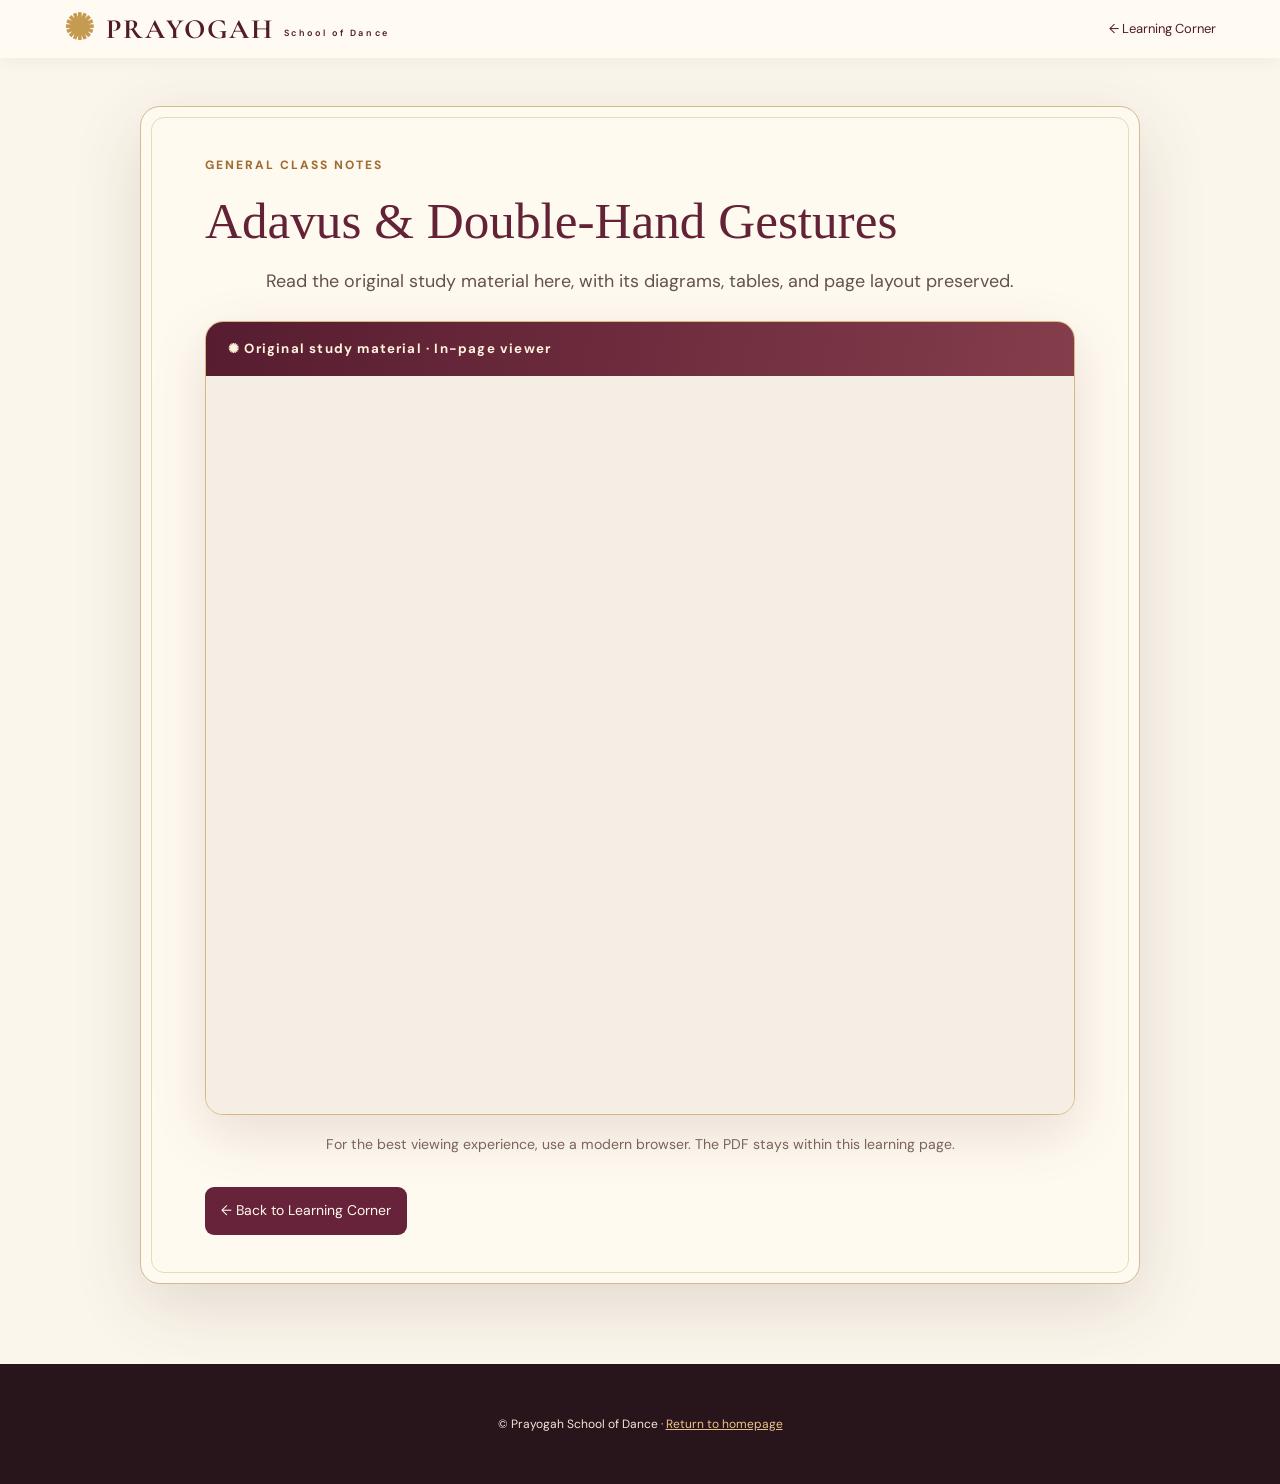
<file: article-03.html>
<!DOCTYPE html>

<html lang="en"><head><meta charset="utf-8"/><meta content="width=device-width,initial-scale=1" name="viewport"/><meta content="index,follow" name="robots"/><title>Adavus &amp; Double-Hand Gestures | Prayogah</title><link href="styles.css" rel="stylesheet"/></head><body><header class="simple-header"><a class="brand" href="index.html"><span class="brand-symbol">✺</span> PRAYOGAH <small>School of Dance</small></a><a class="back" href="index.html#learning">← Learning Corner</a></header><main class="article-wrap"><div class="eyebrow">General Class Notes</div><h1>Adavus &amp; Double-Hand Gestures</h1><p class="pdf-lead">Read the original study material here, with its diagrams, tables, and page layout preserved.</p><div class="pdf-viewer-shell"><div class="pdf-viewer-heading">✺  Original study material · In-page viewer</div><iframe class="pdf-frame" loading="lazy" src="assets/study-pdfs/class-notes-3.pdf#toolbar=0&amp;navpanes=0&amp;scrollbar=1" title="Adavus &amp; Double-Hand Gestures PDF document"></iframe></div><p class="pdf-note">For the best viewing experience, use a modern browser. The PDF stays within this learning page.</p><nav class="lesson-nav"><a href="index.html#learning">← Back to Learning Corner</a></nav></main><footer class="site-footer">© Prayogah School of Dance · <a href="index.html">Return to homepage</a></footer></body></html>
</file>
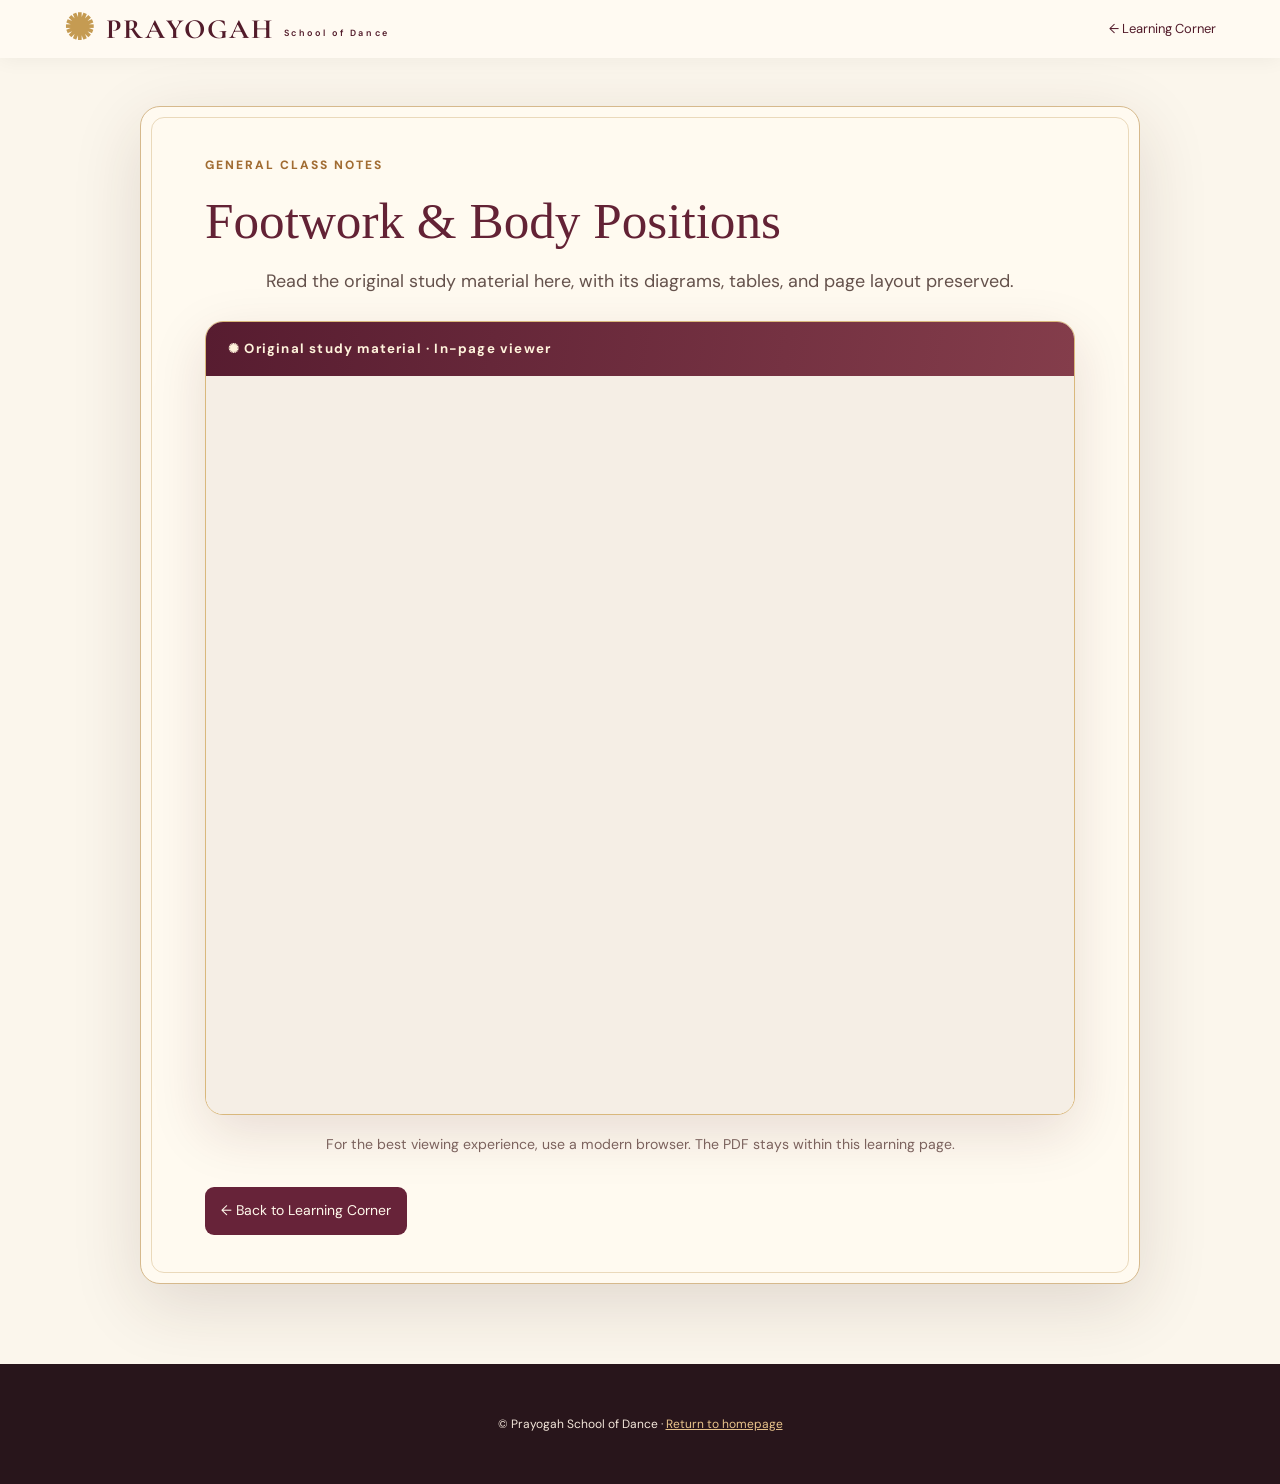
<file: article-04.html>
<!DOCTYPE html>

<html lang="en"><head><meta charset="utf-8"/><meta content="width=device-width,initial-scale=1" name="viewport"/><meta content="index,follow" name="robots"/><title>Footwork &amp; Body Positions | Prayogah</title><link href="styles.css" rel="stylesheet"/></head><body><header class="simple-header"><a class="brand" href="index.html"><span class="brand-symbol">✺</span> PRAYOGAH <small>School of Dance</small></a><a class="back" href="index.html#learning">← Learning Corner</a></header><main class="article-wrap"><div class="eyebrow">General Class Notes</div><h1>Footwork &amp; Body Positions</h1><p class="pdf-lead">Read the original study material here, with its diagrams, tables, and page layout preserved.</p><div class="pdf-viewer-shell"><div class="pdf-viewer-heading">✺  Original study material · In-page viewer</div><iframe class="pdf-frame" loading="lazy" src="assets/study-pdfs/class-notes-4.pdf#toolbar=0&amp;navpanes=0&amp;scrollbar=1" title="Footwork &amp; Body Positions PDF document"></iframe></div><p class="pdf-note">For the best viewing experience, use a modern browser. The PDF stays within this learning page.</p><nav class="lesson-nav"><a href="index.html#learning">← Back to Learning Corner</a></nav></main><footer class="site-footer">© Prayogah School of Dance · <a href="index.html">Return to homepage</a></footer></body></html>
</file>
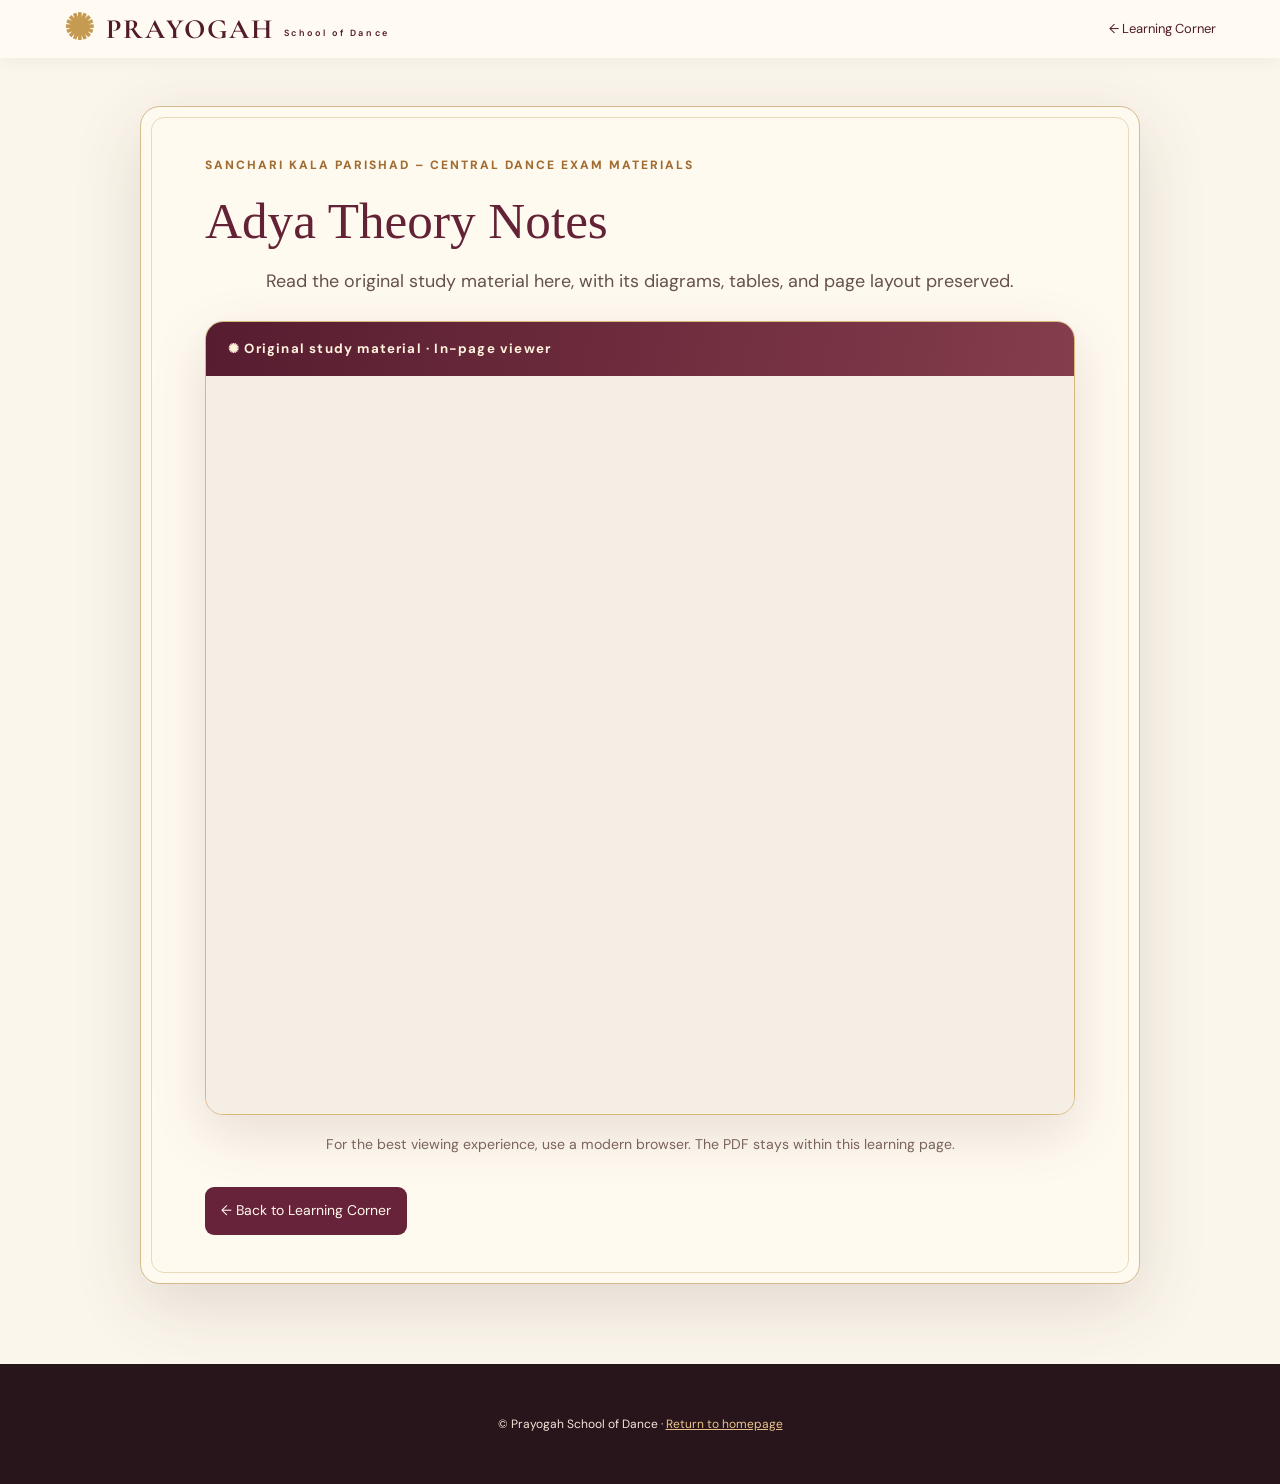
<file: article-05.html>
<!DOCTYPE html>

<html lang="en"><head><meta charset="utf-8"/><meta content="width=device-width,initial-scale=1" name="viewport"/><meta content="index,follow" name="robots"/><title>Adya Theory Notes | Prayogah</title><link href="styles.css" rel="stylesheet"/></head><body><header class="simple-header"><a class="brand" href="index.html"><span class="brand-symbol">✺</span> PRAYOGAH <small>School of Dance</small></a><a class="back" href="index.html#learning">← Learning Corner</a></header><main class="article-wrap"><div class="eyebrow">Sanchari Kala Parishad – Central Dance Exam Materials</div><h1>Adya Theory Notes</h1><p class="pdf-lead">Read the original study material here, with its diagrams, tables, and page layout preserved.</p><div class="pdf-viewer-shell"><div class="pdf-viewer-heading">✺  Original study material · In-page viewer</div><iframe class="pdf-frame" loading="lazy" src="assets/study-pdfs/adya.pdf#toolbar=0&amp;navpanes=0&amp;scrollbar=1" title="Adya Theory Notes PDF document"></iframe></div><p class="pdf-note">For the best viewing experience, use a modern browser. The PDF stays within this learning page.</p><nav class="lesson-nav"><a href="index.html#learning">← Back to Learning Corner</a></nav></main><footer class="site-footer">© Prayogah School of Dance · <a href="index.html">Return to homepage</a></footer></body></html>
</file>
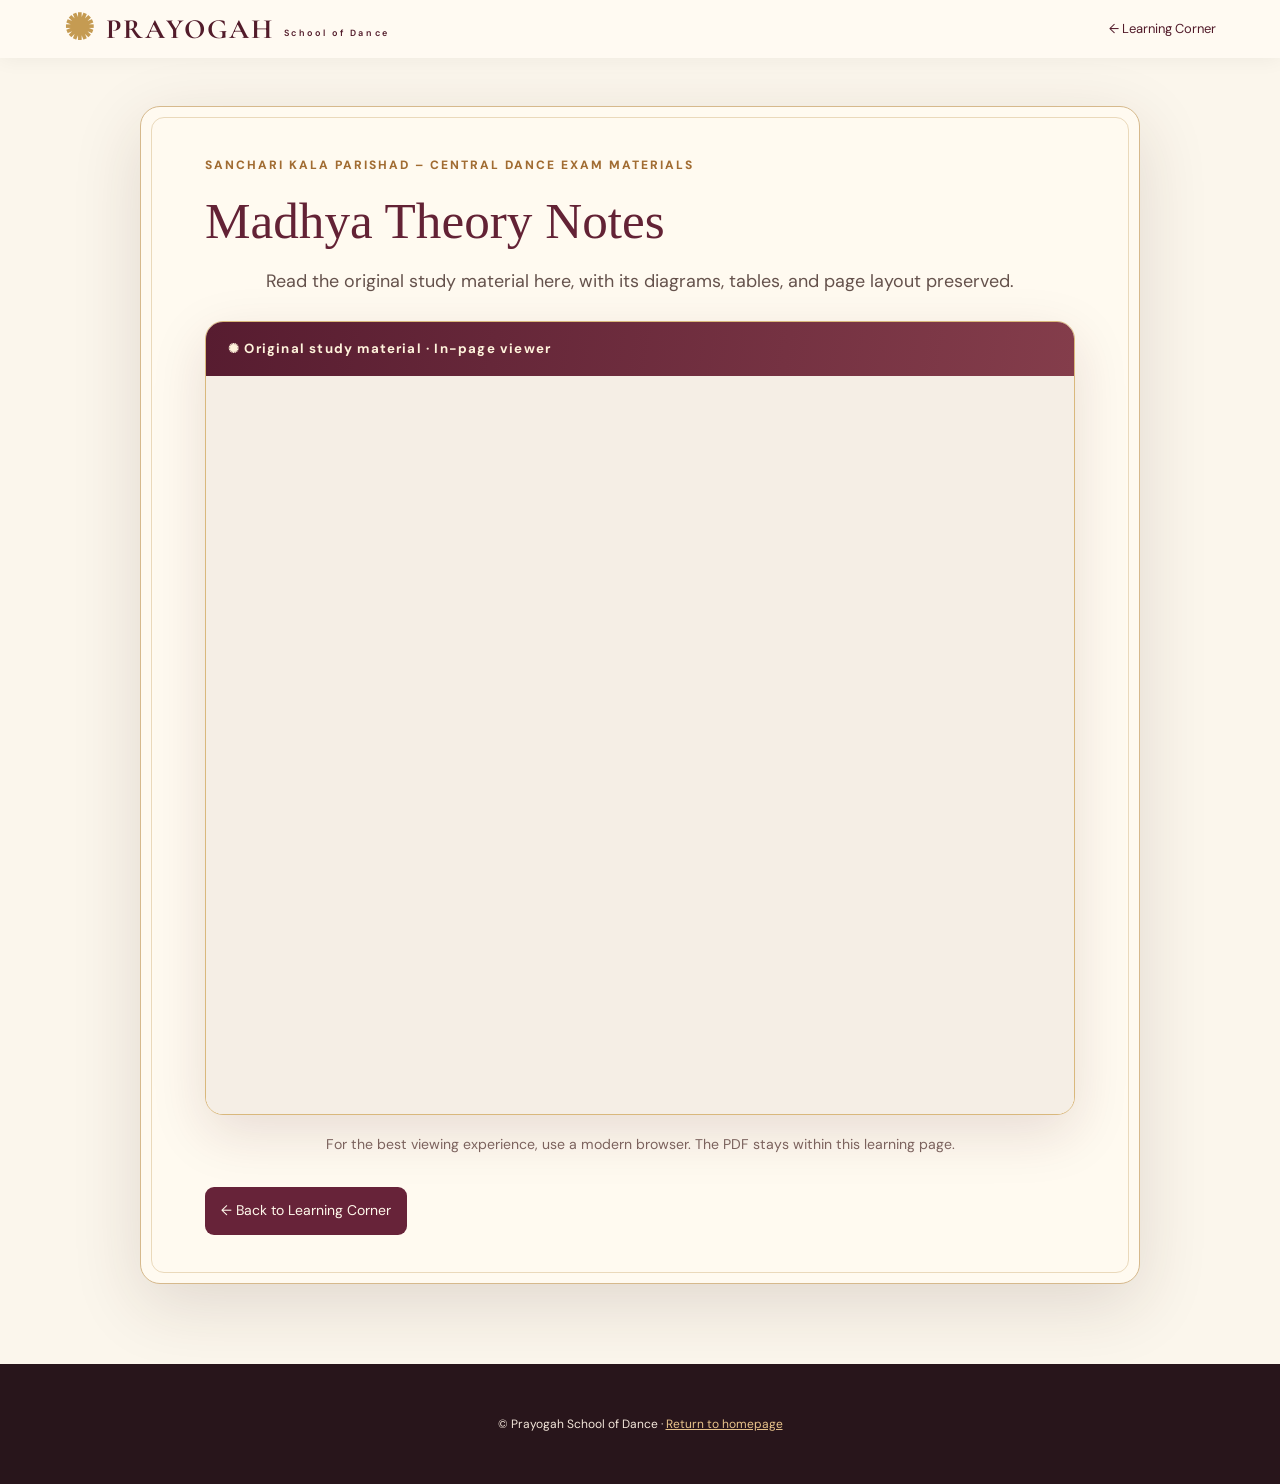
<file: article-06.html>
<!DOCTYPE html>

<html lang="en"><head><meta charset="utf-8"/><meta content="width=device-width,initial-scale=1" name="viewport"/><meta content="index,follow" name="robots"/><title>Madhya Theory Notes | Prayogah</title><link href="styles.css" rel="stylesheet"/></head><body><header class="simple-header"><a class="brand" href="index.html"><span class="brand-symbol">✺</span> PRAYOGAH <small>School of Dance</small></a><a class="back" href="index.html#learning">← Learning Corner</a></header><main class="article-wrap"><div class="eyebrow">Sanchari Kala Parishad – Central Dance Exam Materials</div><h1>Madhya Theory Notes</h1><p class="pdf-lead">Read the original study material here, with its diagrams, tables, and page layout preserved.</p><div class="pdf-viewer-shell"><div class="pdf-viewer-heading">✺  Original study material · In-page viewer</div><iframe class="pdf-frame" loading="lazy" src="assets/study-pdfs/madhya.pdf#toolbar=0&amp;navpanes=0&amp;scrollbar=1" title="Madhya Theory Notes PDF document"></iframe></div><p class="pdf-note">For the best viewing experience, use a modern browser. The PDF stays within this learning page.</p><nav class="lesson-nav"><a href="index.html#learning">← Back to Learning Corner</a></nav></main><footer class="site-footer">© Prayogah School of Dance · <a href="index.html">Return to homepage</a></footer></body></html>
</file>
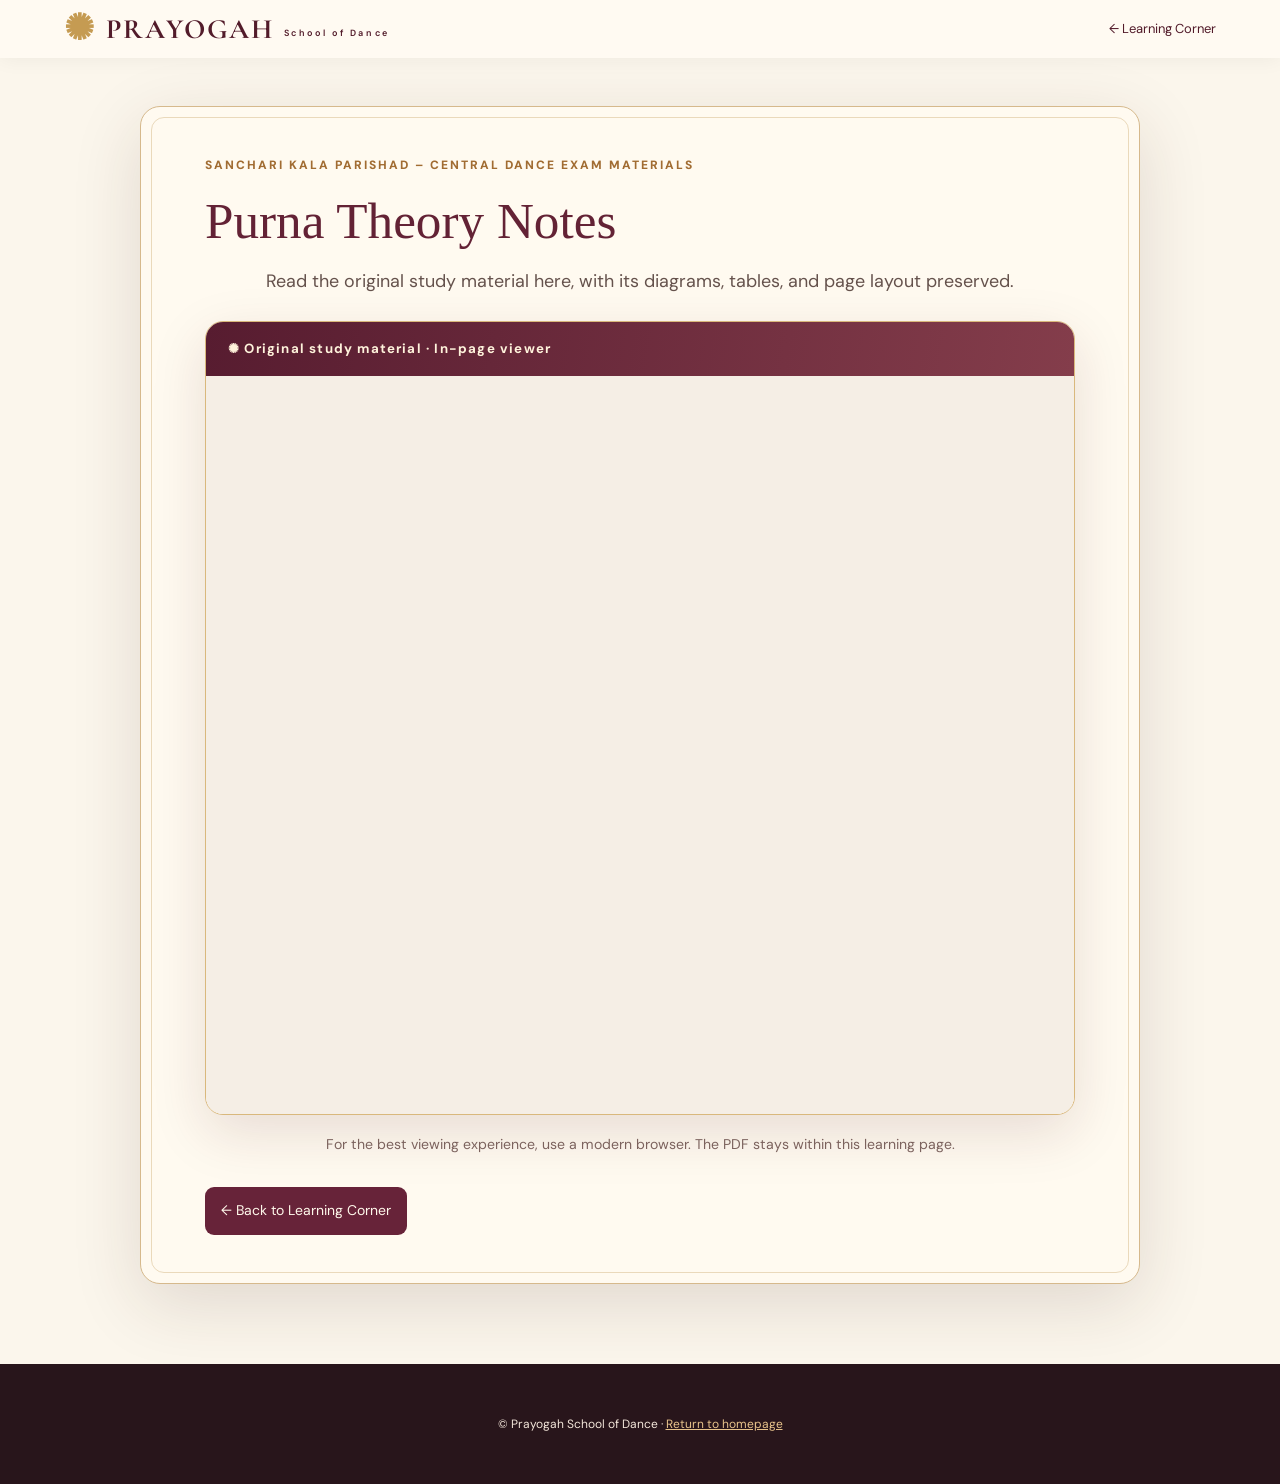
<file: article-07.html>
<!DOCTYPE html>

<html lang="en"><head><meta charset="utf-8"/><meta content="width=device-width,initial-scale=1" name="viewport"/><meta content="index,follow" name="robots"/><title>Purna Theory Notes | Prayogah</title><link href="styles.css" rel="stylesheet"/></head><body><header class="simple-header"><a class="brand" href="index.html"><span class="brand-symbol">✺</span> PRAYOGAH <small>School of Dance</small></a><a class="back" href="index.html#learning">← Learning Corner</a></header><main class="article-wrap"><div class="eyebrow">Sanchari Kala Parishad – Central Dance Exam Materials</div><h1>Purna Theory Notes</h1><p class="pdf-lead">Read the original study material here, with its diagrams, tables, and page layout preserved.</p><div class="pdf-viewer-shell"><div class="pdf-viewer-heading">✺  Original study material · In-page viewer</div><iframe class="pdf-frame" loading="lazy" src="assets/study-pdfs/purna.pdf#toolbar=0&amp;navpanes=0&amp;scrollbar=1" title="Purna Theory Notes PDF document"></iframe></div><p class="pdf-note">For the best viewing experience, use a modern browser. The PDF stays within this learning page.</p><nav class="lesson-nav"><a href="index.html#learning">← Back to Learning Corner</a></nav></main><footer class="site-footer">© Prayogah School of Dance · <a href="index.html">Return to homepage</a></footer></body></html>
</file>
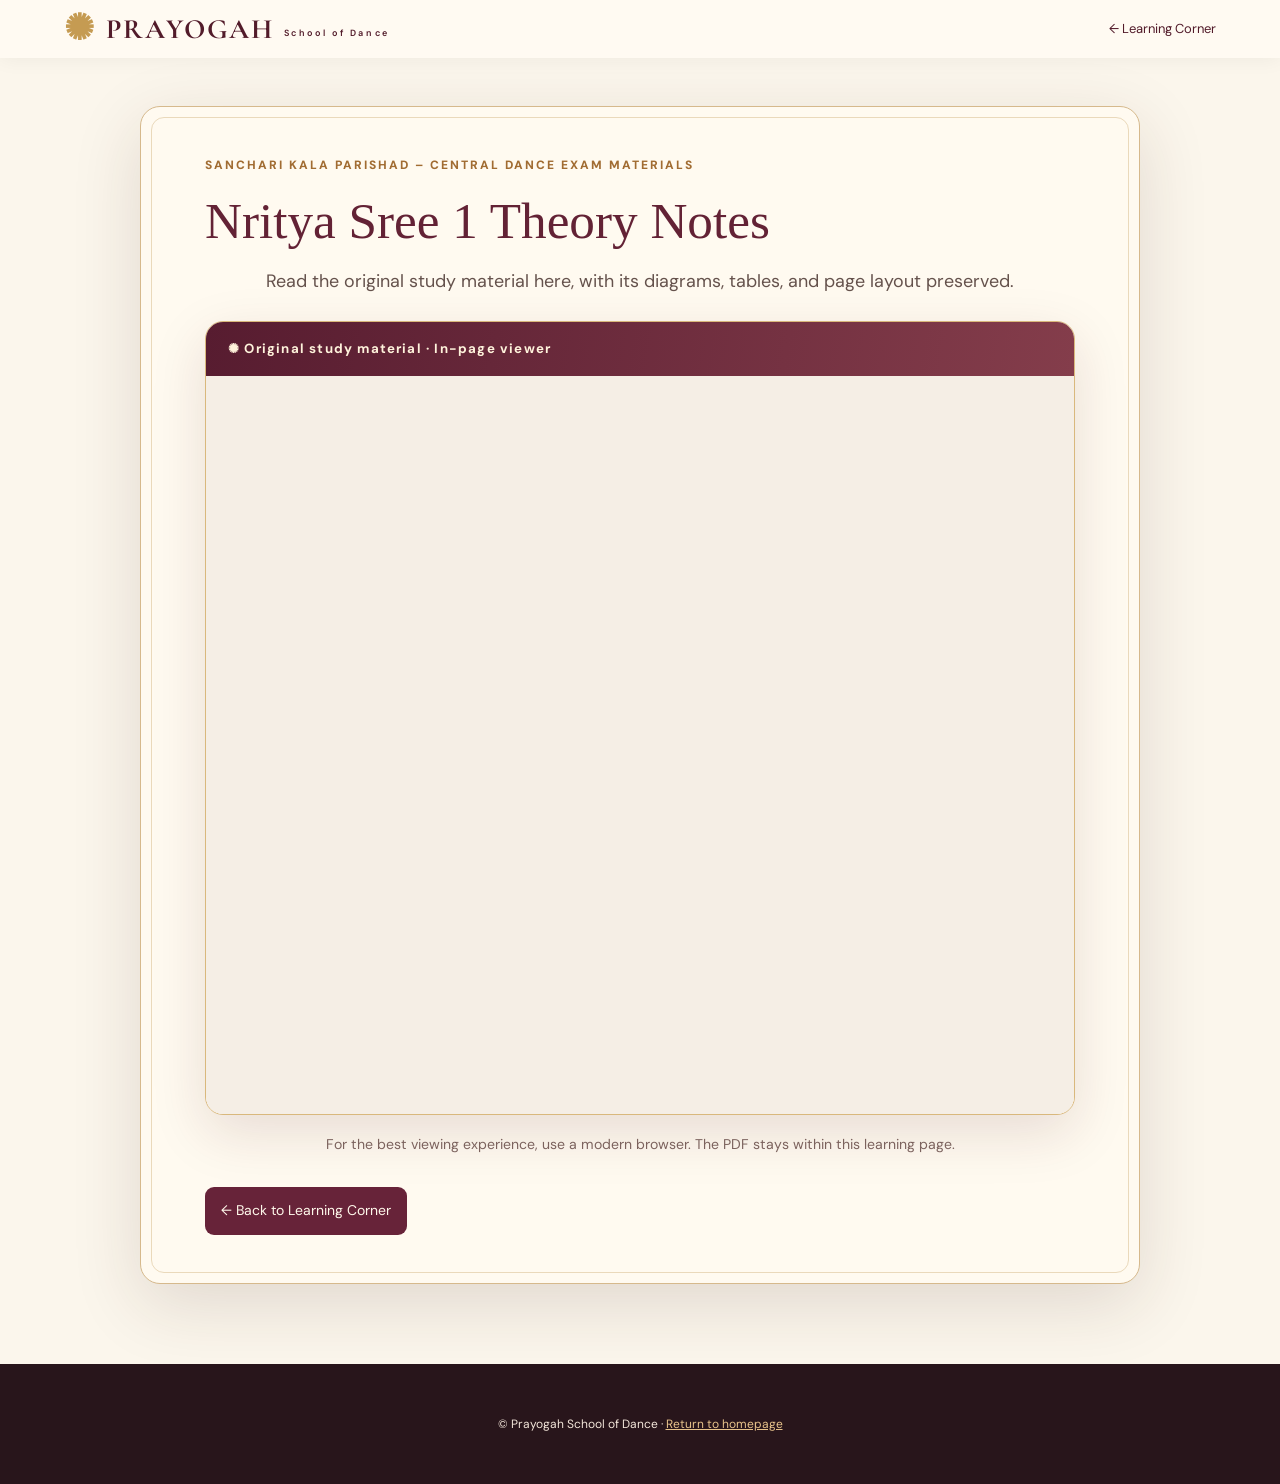
<file: article-08.html>
<!DOCTYPE html>

<html lang="en"><head><meta charset="utf-8"/><meta content="width=device-width,initial-scale=1" name="viewport"/><meta content="index,follow" name="robots"/><title>Nritya Sree 1 Theory Notes | Prayogah</title><link href="styles.css" rel="stylesheet"/></head><body><header class="simple-header"><a class="brand" href="index.html"><span class="brand-symbol">✺</span> PRAYOGAH <small>School of Dance</small></a><a class="back" href="index.html#learning">← Learning Corner</a></header><main class="article-wrap"><div class="eyebrow">Sanchari Kala Parishad – Central Dance Exam Materials</div><h1>Nritya Sree 1 Theory Notes</h1><p class="pdf-lead">Read the original study material here, with its diagrams, tables, and page layout preserved.</p><div class="pdf-viewer-shell"><div class="pdf-viewer-heading">✺  Original study material · In-page viewer</div><iframe class="pdf-frame" loading="lazy" src="assets/study-pdfs/nritya-sree-1.pdf#toolbar=0&amp;navpanes=0&amp;scrollbar=1" title="Nritya Sree 1 Theory Notes PDF document"></iframe></div><p class="pdf-note">For the best viewing experience, use a modern browser. The PDF stays within this learning page.</p><nav class="lesson-nav"><a href="index.html#learning">← Back to Learning Corner</a></nav></main><footer class="site-footer">© Prayogah School of Dance · <a href="index.html">Return to homepage</a></footer></body></html>
</file>
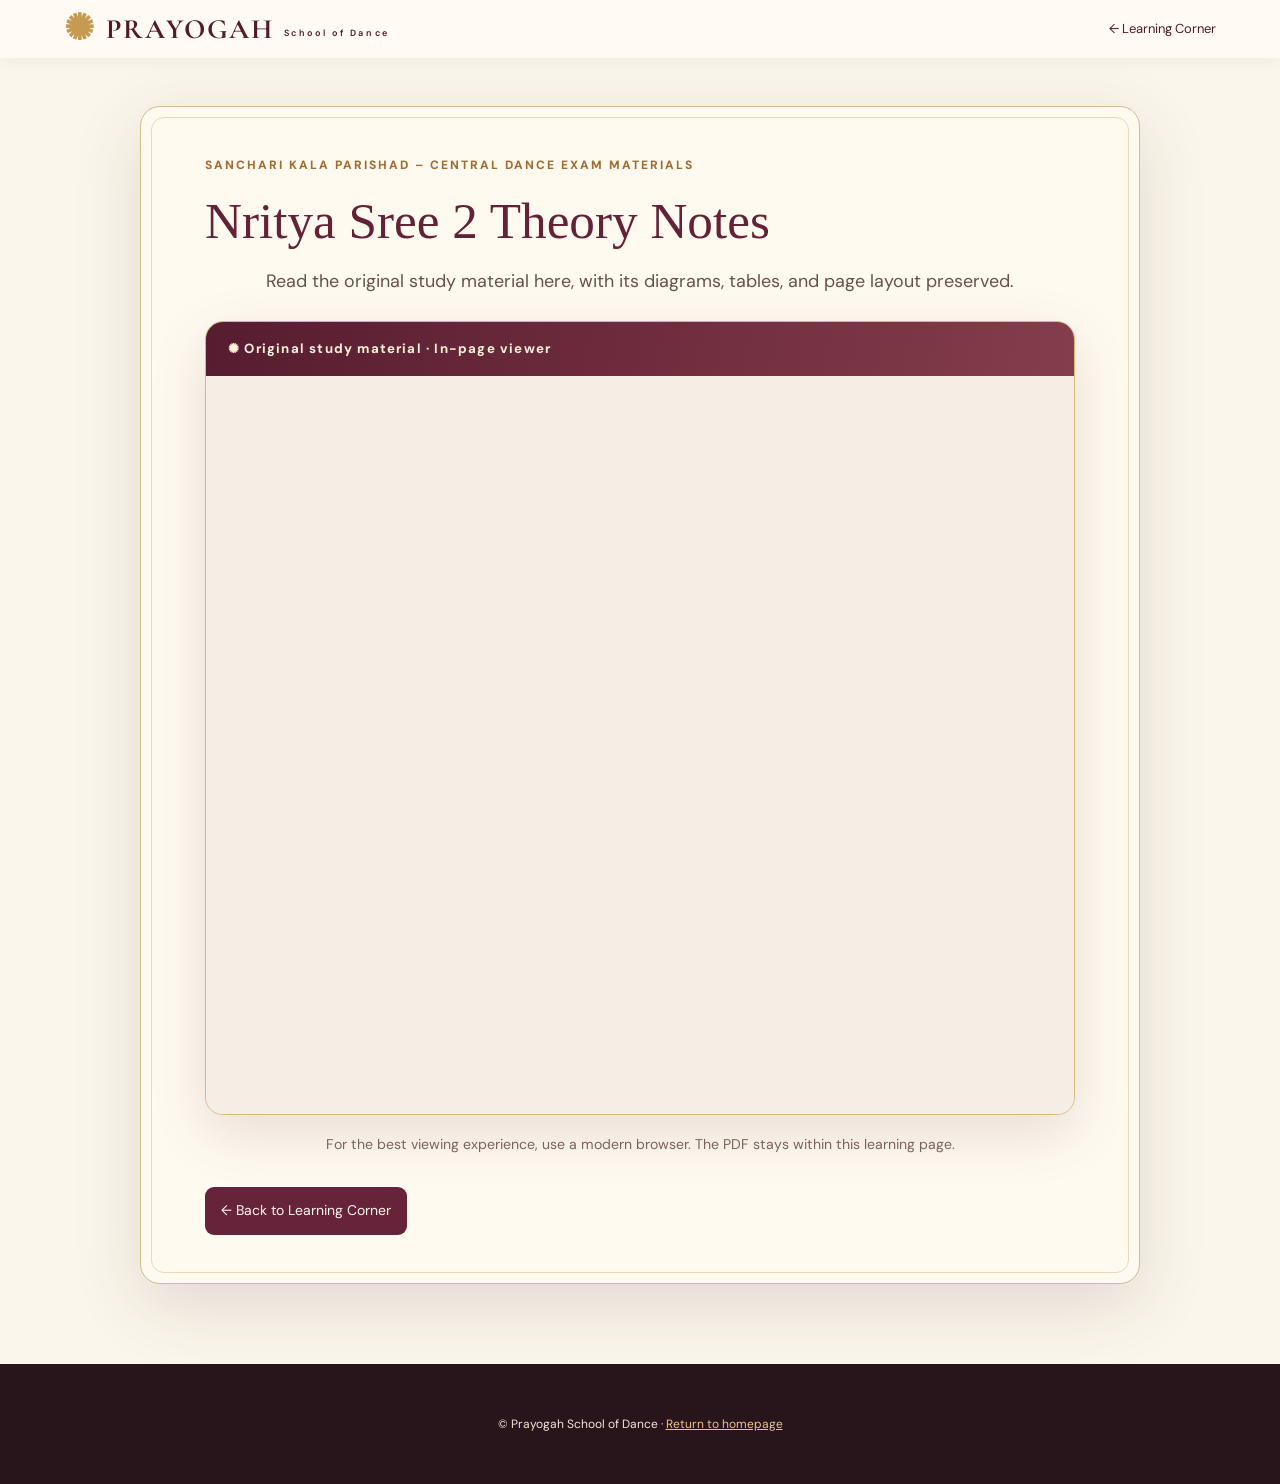
<file: article-09.html>
<!DOCTYPE html>

<html lang="en"><head><meta charset="utf-8"/><meta content="width=device-width,initial-scale=1" name="viewport"/><meta content="index,follow" name="robots"/><title>Nritya Sree 2 Theory Notes | Prayogah</title><link href="styles.css" rel="stylesheet"/></head><body><header class="simple-header"><a class="brand" href="index.html"><span class="brand-symbol">✺</span> PRAYOGAH <small>School of Dance</small></a><a class="back" href="index.html#learning">← Learning Corner</a></header><main class="article-wrap"><div class="eyebrow">Sanchari Kala Parishad – Central Dance Exam Materials</div><h1>Nritya Sree 2 Theory Notes</h1><p class="pdf-lead">Read the original study material here, with its diagrams, tables, and page layout preserved.</p><div class="pdf-viewer-shell"><div class="pdf-viewer-heading">✺  Original study material · In-page viewer</div><iframe class="pdf-frame" loading="lazy" src="assets/study-pdfs/nritya-sree-2.pdf#toolbar=0&amp;navpanes=0&amp;scrollbar=1" title="Nritya Sree 2 Theory Notes PDF document"></iframe></div><p class="pdf-note">For the best viewing experience, use a modern browser. The PDF stays within this learning page.</p><nav class="lesson-nav"><a href="index.html#learning">← Back to Learning Corner</a></nav></main><footer class="site-footer">© Prayogah School of Dance · <a href="index.html">Return to homepage</a></footer></body></html>
</file>
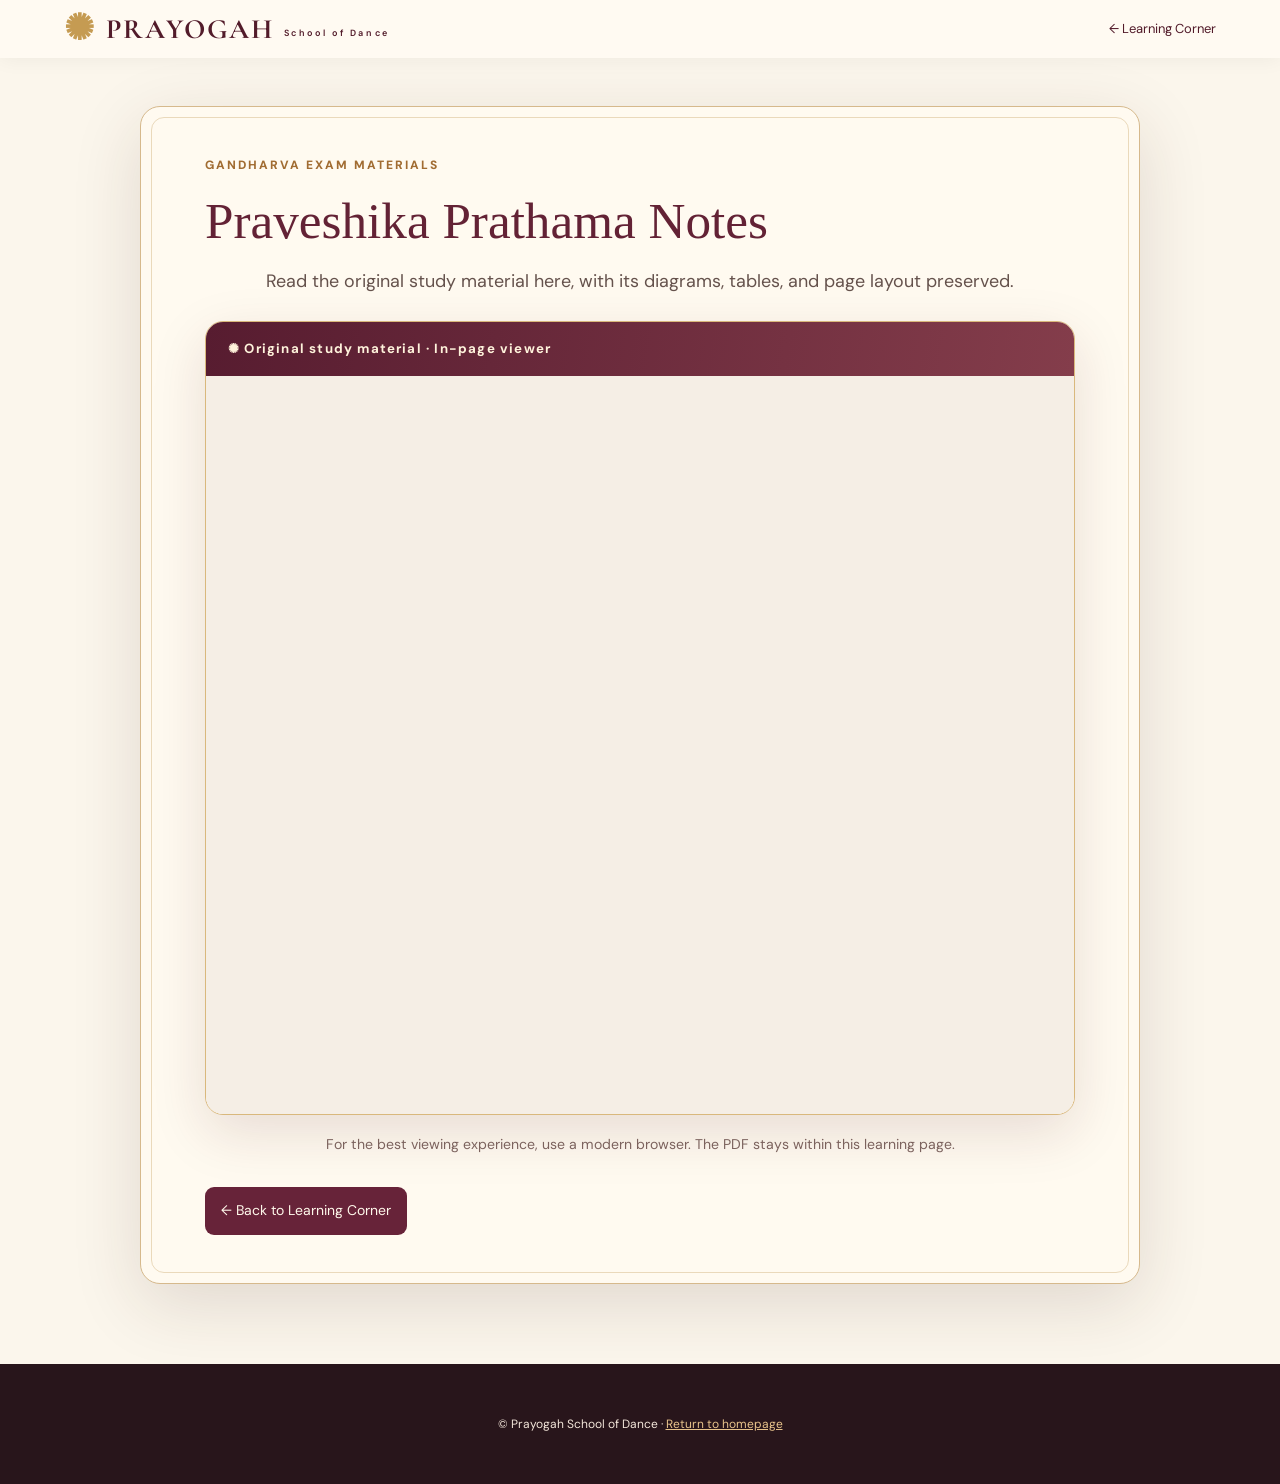
<file: article-10.html>
<!DOCTYPE html>

<html lang="en"><head><meta charset="utf-8"/><meta content="width=device-width,initial-scale=1" name="viewport"/><meta content="index,follow" name="robots"/><title>Praveshika Prathama Notes | Prayogah</title><link href="styles.css" rel="stylesheet"/></head><body><header class="simple-header"><a class="brand" href="index.html"><span class="brand-symbol">✺</span> PRAYOGAH <small>School of Dance</small></a><a class="back" href="index.html#learning">← Learning Corner</a></header><main class="article-wrap"><div class="eyebrow">Gandharva Exam Materials</div><h1>Praveshika Prathama Notes</h1><p class="pdf-lead">Read the original study material here, with its diagrams, tables, and page layout preserved.</p><div class="pdf-viewer-shell"><div class="pdf-viewer-heading">✺  Original study material · In-page viewer</div><iframe class="pdf-frame" loading="lazy" src="assets/study-pdfs/praveshika-prathama.pdf#toolbar=0&amp;navpanes=0&amp;scrollbar=1" title="Praveshika Prathama Notes PDF document"></iframe></div><p class="pdf-note">For the best viewing experience, use a modern browser. The PDF stays within this learning page.</p><nav class="lesson-nav"><a href="index.html#learning">← Back to Learning Corner</a></nav></main><footer class="site-footer">© Prayogah School of Dance · <a href="index.html">Return to homepage</a></footer></body></html>
</file>
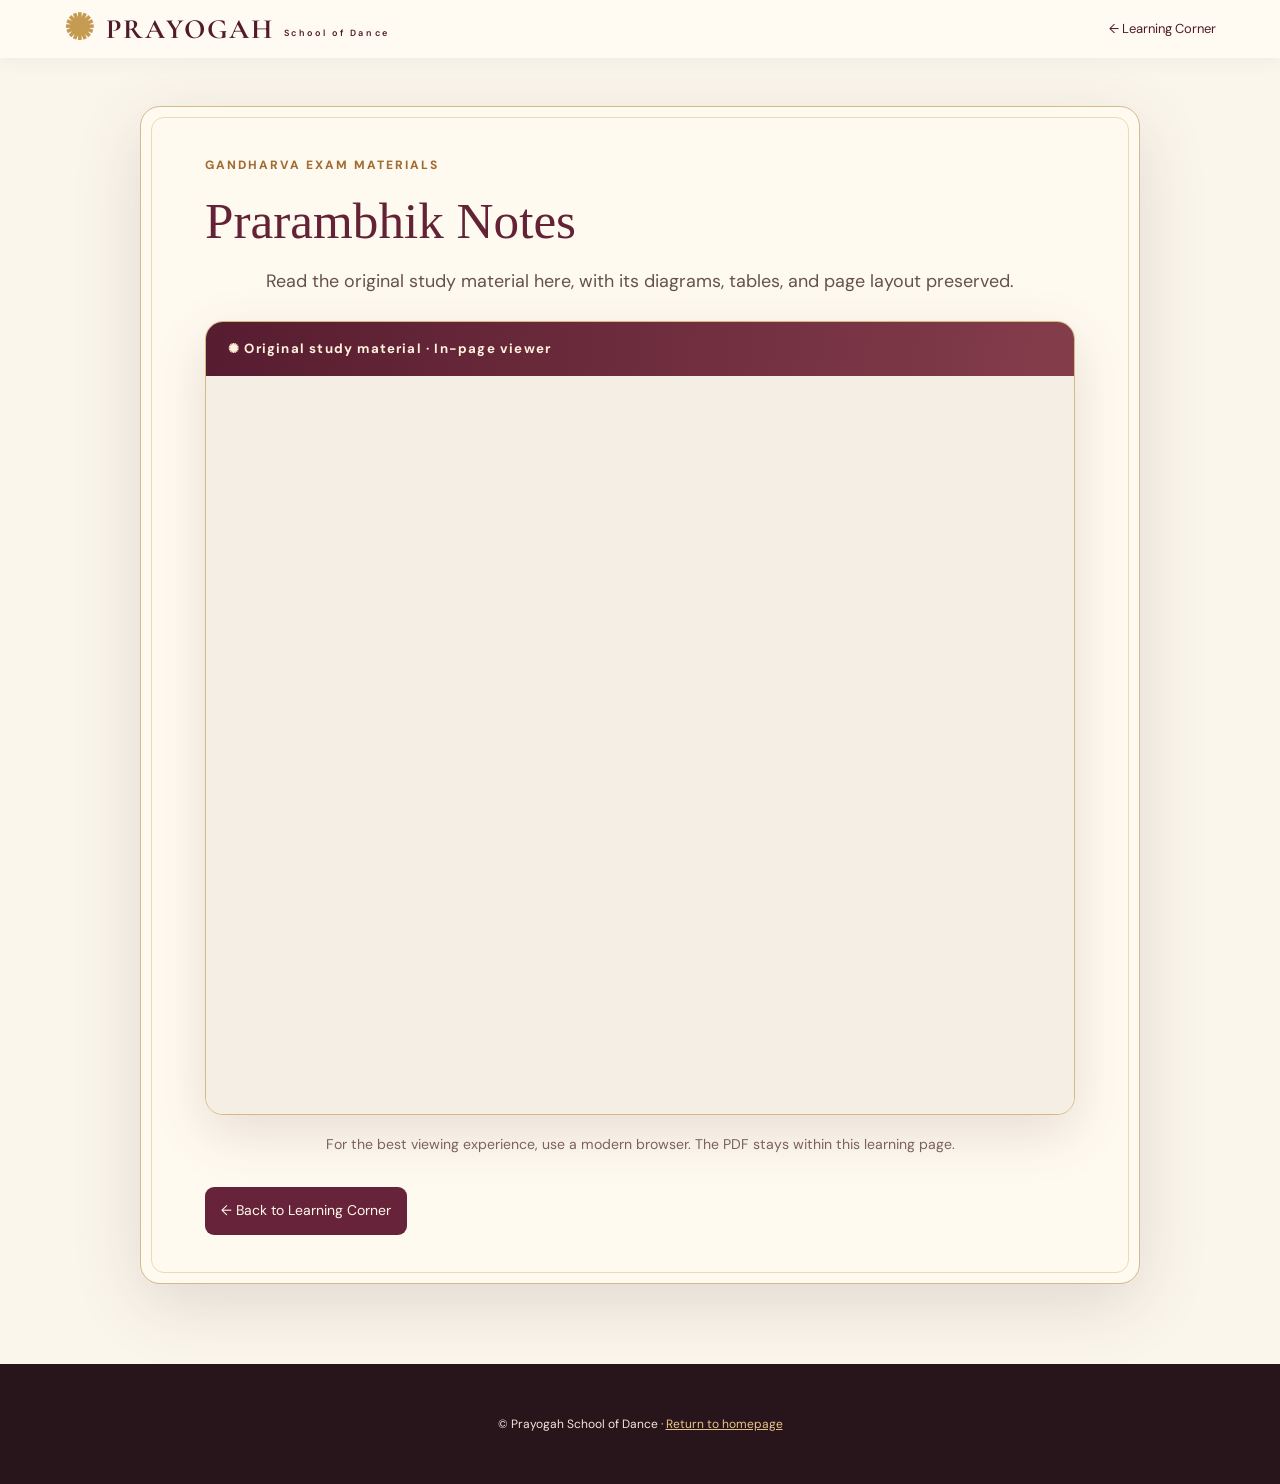
<file: article-11.html>
<!DOCTYPE html>

<html lang="en"><head><meta charset="utf-8"/><meta content="width=device-width,initial-scale=1" name="viewport"/><meta content="index,follow" name="robots"/><title>Prarambhik Notes | Prayogah</title><link href="styles.css" rel="stylesheet"/></head><body><header class="simple-header"><a class="brand" href="index.html"><span class="brand-symbol">✺</span> PRAYOGAH <small>School of Dance</small></a><a class="back" href="index.html#learning">← Learning Corner</a></header><main class="article-wrap"><div class="eyebrow">Gandharva Exam Materials</div><h1>Prarambhik Notes</h1><p class="pdf-lead">Read the original study material here, with its diagrams, tables, and page layout preserved.</p><div class="pdf-viewer-shell"><div class="pdf-viewer-heading">✺  Original study material · In-page viewer</div><iframe class="pdf-frame" loading="lazy" src="assets/study-pdfs/prarambhik.pdf#toolbar=0&amp;navpanes=0&amp;scrollbar=1" title="Prarambhik Notes PDF document"></iframe></div><p class="pdf-note">For the best viewing experience, use a modern browser. The PDF stays within this learning page.</p><nav class="lesson-nav"><a href="index.html#learning">← Back to Learning Corner</a></nav></main><footer class="site-footer">© Prayogah School of Dance · <a href="index.html">Return to homepage</a></footer></body></html>
</file>
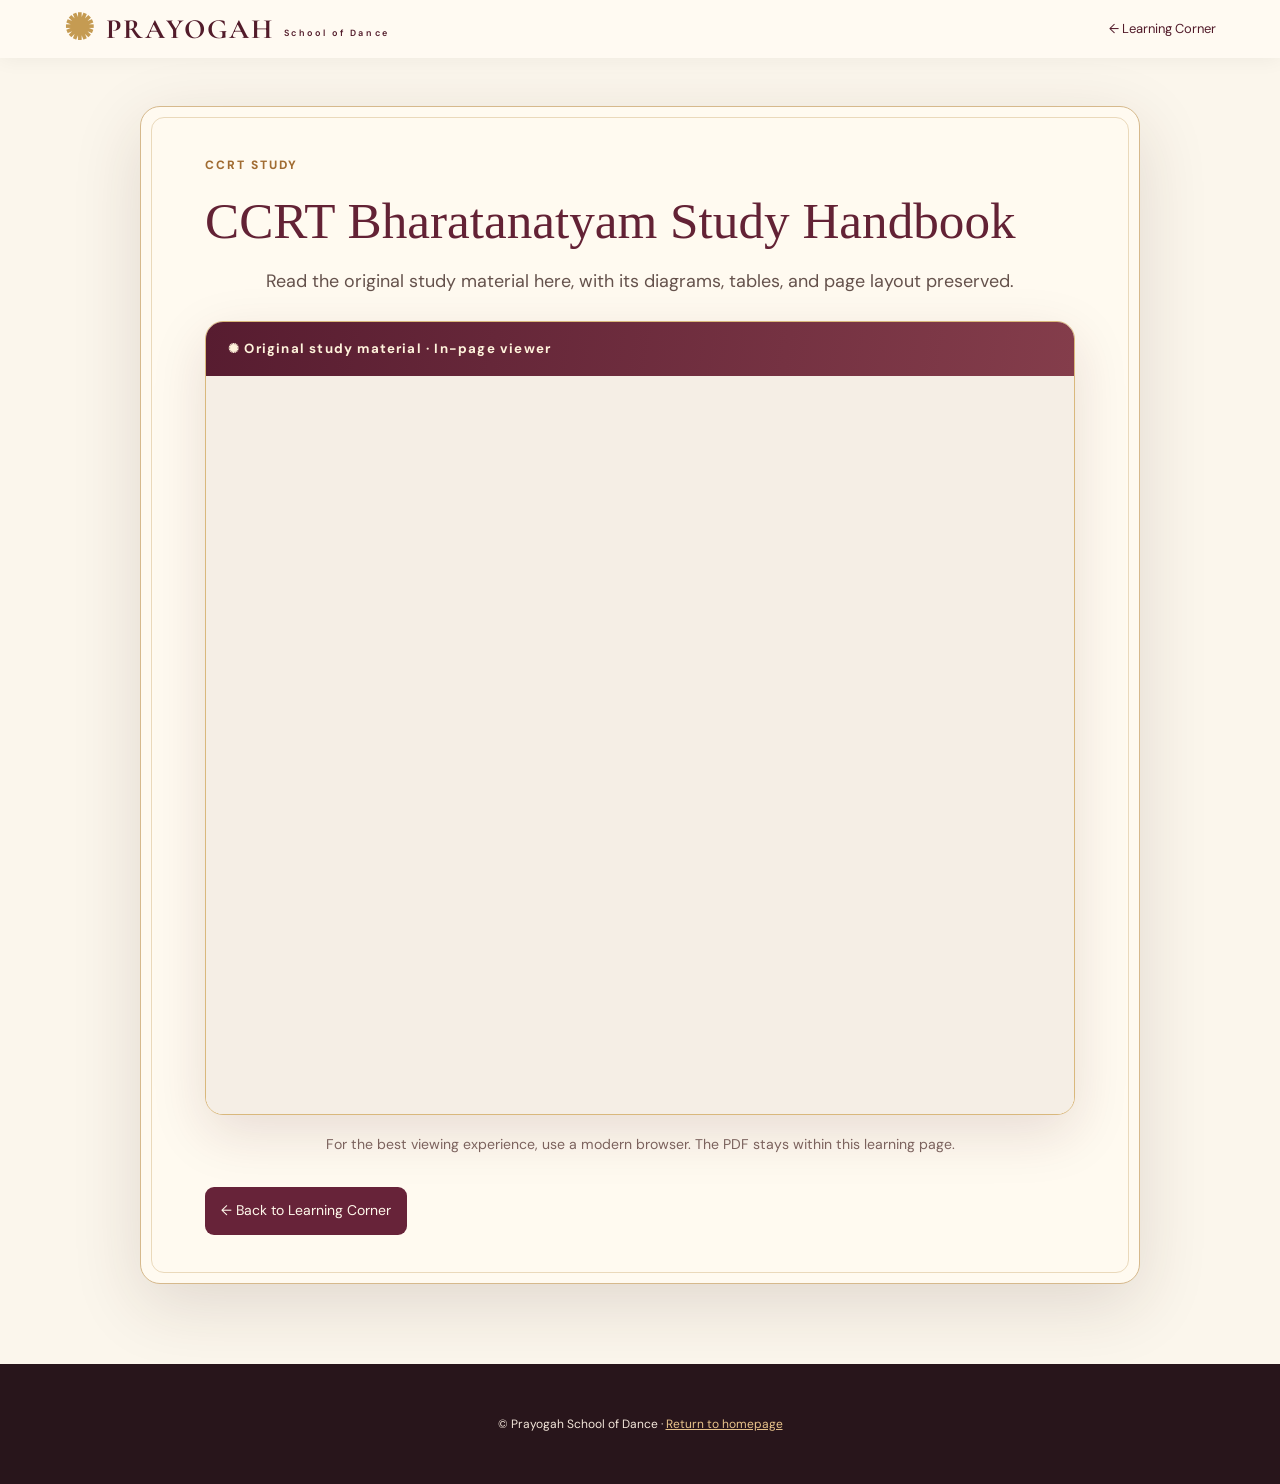
<file: article-12.html>
<!DOCTYPE html>

<html lang="en"><head><meta charset="utf-8"/><meta content="width=device-width,initial-scale=1" name="viewport"/><meta content="index,follow" name="robots"/><title>CCRT Bharatanatyam Study Handbook | Prayogah</title><link href="styles.css" rel="stylesheet"/></head><body><header class="simple-header"><a class="brand" href="index.html"><span class="brand-symbol">✺</span> PRAYOGAH <small>School of Dance</small></a><a class="back" href="index.html#learning">← Learning Corner</a></header><main class="article-wrap"><div class="eyebrow">CCRT Study</div><h1>CCRT Bharatanatyam Study Handbook</h1><p class="pdf-lead">Read the original study material here, with its diagrams, tables, and page layout preserved.</p><div class="pdf-viewer-shell"><div class="pdf-viewer-heading">✺  Original study material · In-page viewer</div><iframe class="pdf-frame" loading="lazy" src="assets/study-pdfs/ccrt-handbook.pdf#toolbar=0&amp;navpanes=0&amp;scrollbar=1" title="CCRT Bharatanatyam Study Handbook PDF document"></iframe></div><p class="pdf-note">For the best viewing experience, use a modern browser. The PDF stays within this learning page.</p><nav class="lesson-nav"><a href="index.html#learning">← Back to Learning Corner</a></nav></main><footer class="site-footer">© Prayogah School of Dance · <a href="index.html">Return to homepage</a></footer></body></html>
</file>
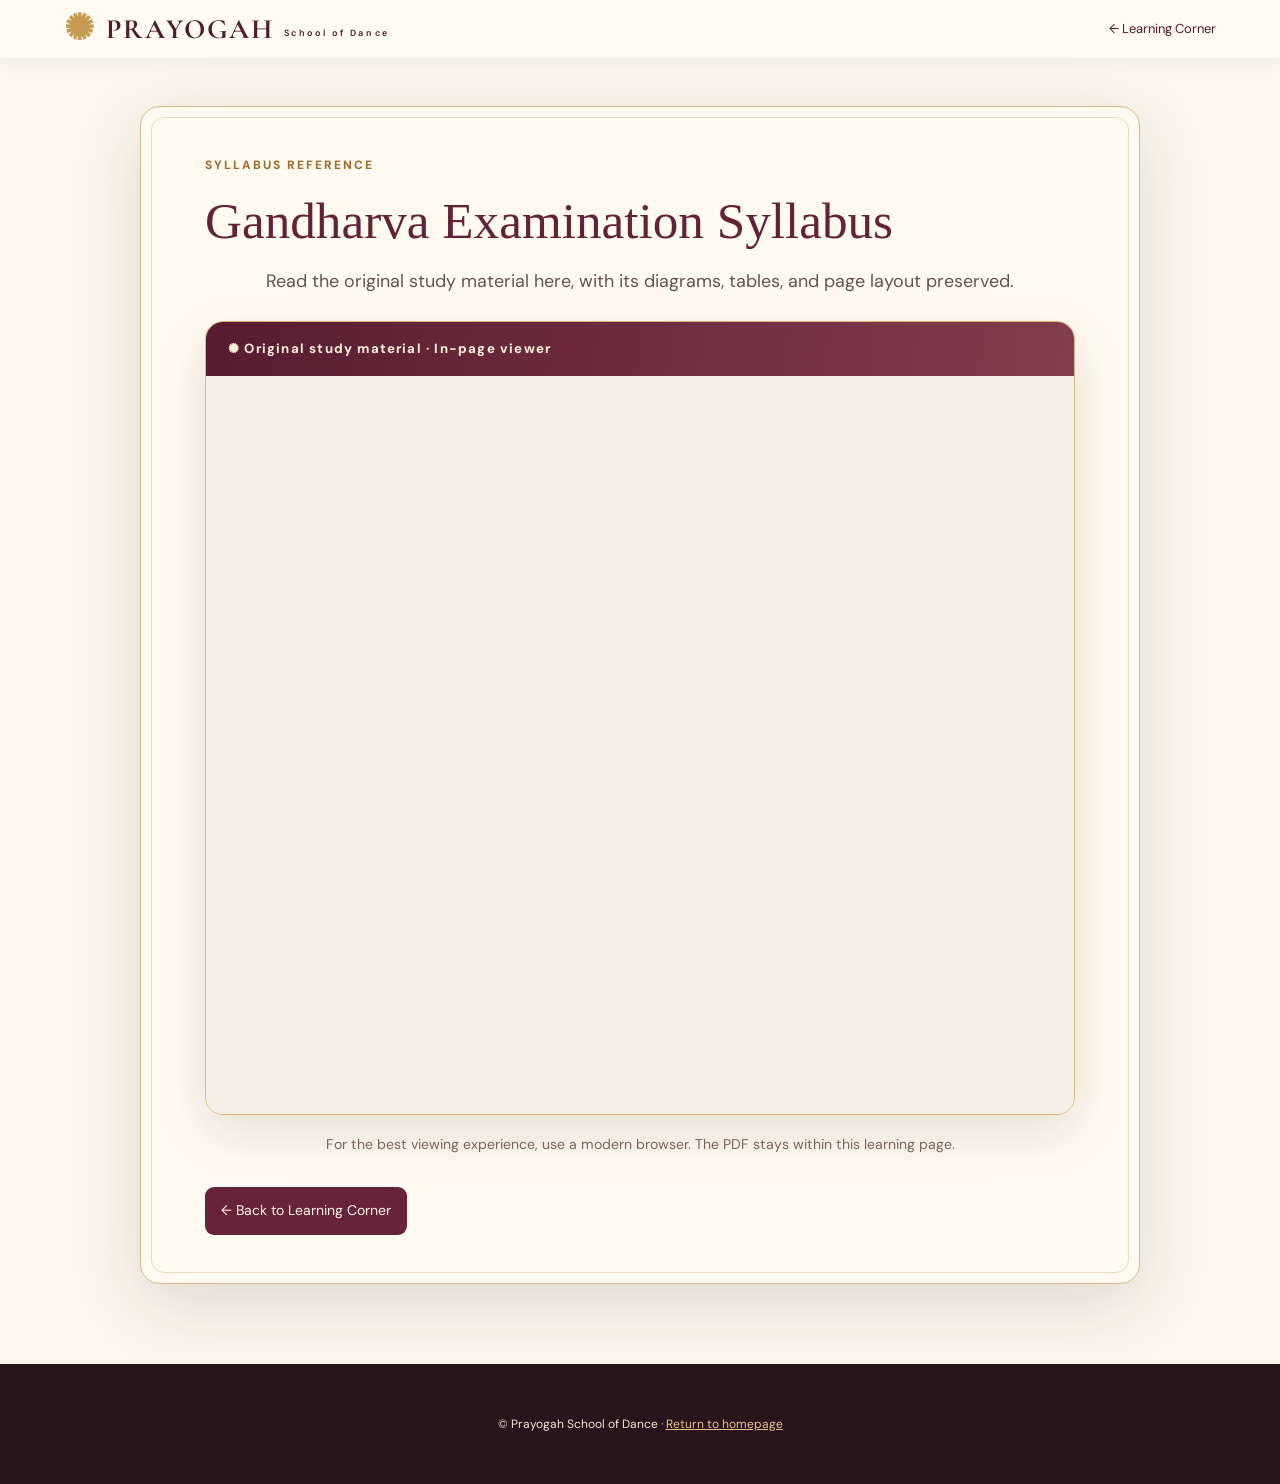
<file: article-13.html>
<!DOCTYPE html>

<html lang="en"><head><meta charset="utf-8"/><meta content="width=device-width,initial-scale=1" name="viewport"/><meta content="index,follow" name="robots"/><title>Gandharva Examination Syllabus | Prayogah</title><link href="styles.css" rel="stylesheet"/></head><body><header class="simple-header"><a class="brand" href="index.html"><span class="brand-symbol">✺</span> PRAYOGAH <small>School of Dance</small></a><a class="back" href="index.html#learning">← Learning Corner</a></header><main class="article-wrap"><div class="eyebrow">Syllabus Reference</div><h1>Gandharva Examination Syllabus</h1><p class="pdf-lead">Read the original study material here, with its diagrams, tables, and page layout preserved.</p><div class="pdf-viewer-shell"><div class="pdf-viewer-heading">✺  Original study material · In-page viewer</div><iframe class="pdf-frame" loading="lazy" src="assets/study-pdfs/gandharva-syllabus.pdf#toolbar=0&amp;navpanes=0&amp;scrollbar=1" title="Gandharva Examination Syllabus PDF document"></iframe></div><p class="pdf-note">For the best viewing experience, use a modern browser. The PDF stays within this learning page.</p><nav class="lesson-nav"><a href="index.html#learning">← Back to Learning Corner</a></nav></main><footer class="site-footer">© Prayogah School of Dance · <a href="index.html">Return to homepage</a></footer></body></html>
</file>
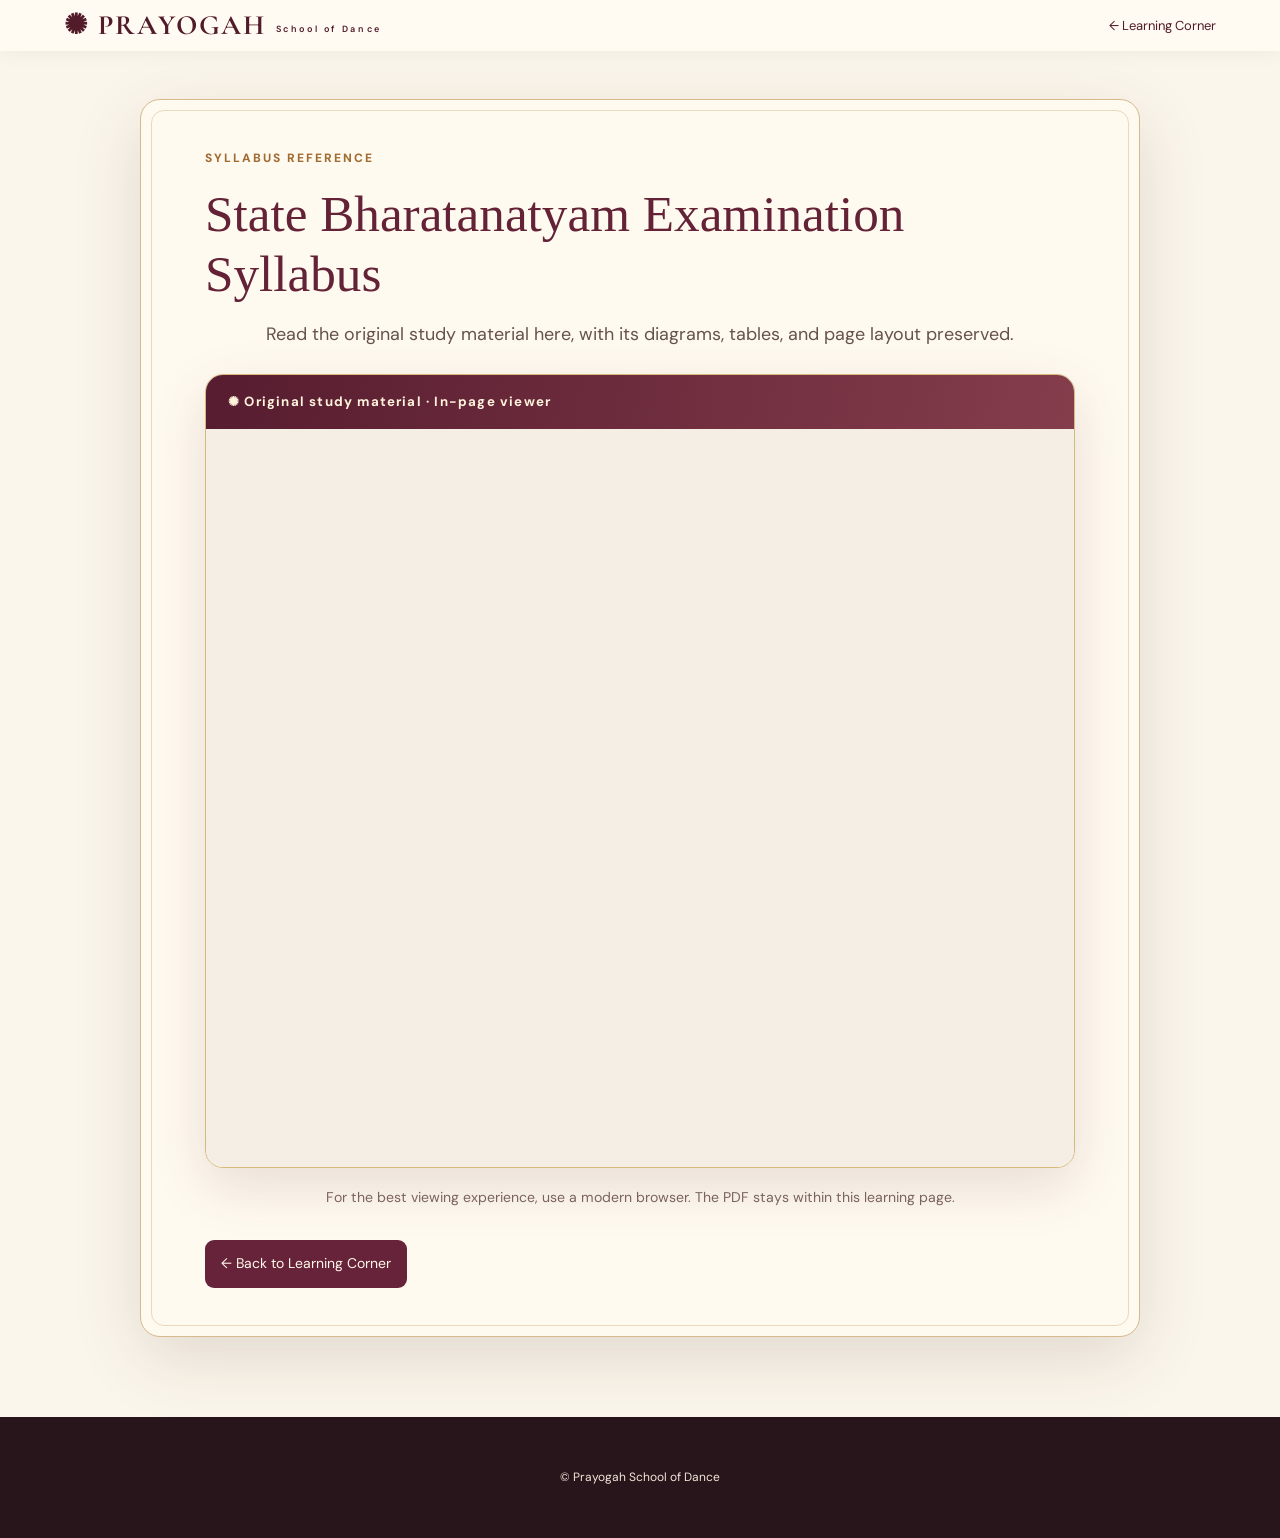
<file: article-14.html>
<!DOCTYPE html>
<html lang="en"><head><meta charset="utf-8"/><meta content="width=device-width,initial-scale=1" name="viewport"/><title>State Bharatanatyam Examination Syllabus | Prayogah</title><link href="styles.css" rel="stylesheet"/></head><body><header class="simple-header"><a class="brand" href="index.html">✺ PRAYOGAH <small>School of Dance</small></a><a class="back" href="index.html#learning">← Learning Corner</a></header><main class="article-wrap"><div class="eyebrow">Syllabus Reference</div><h1>State Bharatanatyam Examination Syllabus</h1><p class="pdf-lead">Read the original study material here, with its diagrams, tables, and page layout preserved.</p><div class="pdf-viewer-shell"><div class="pdf-viewer-heading">✺  Original study material · In-page viewer</div><iframe class="pdf-frame" loading="lazy" src="assets/study-pdfs/state-syllabus.pdf#toolbar=0&amp;navpanes=0&amp;scrollbar=1" title="State Bharatanatyam Examination Syllabus PDF document"></iframe></div><p class="pdf-note">For the best viewing experience, use a modern browser. The PDF stays within this learning page.</p><nav class="lesson-nav"><a href="index.html#learning">← Back to Learning Corner</a></nav></main><footer class="site-footer">© Prayogah School of Dance</footer></body></html>
</file>
<file: styles.css>
@import url('https://fonts.googleapis.com/css2?family=Cormorant+Garamond:wght@400;500;600;700&family=DM+Sans:wght@400;500;600;700&display=swap');:root{--maroon:#521b2a;--deep:#28151b;--gold:#c59b52;--cream:#fbf6ec;--paper:#f5ecdf;--ink:#32272a;--muted:#766b69}*{box-sizing:border-box}html{scroll-behavior:smooth}body{margin:0;color:var(--ink);font-family:'DM Sans',Arial,sans-serif;background:var(--cream);line-height:1.7}a{color:inherit}button,input,textarea,select{font:inherit}button{cursor:pointer}.header,.simple-header{position:sticky;top:0;z-index:10;display:flex;align-items:center;justify-content:space-between;background:#fffaf3ed;backdrop-filter:blur(15px);padding:13px clamp(20px,5vw,90px);box-shadow:0 2px 20px #0000000d}.brand{display:flex;align-items:center;gap:10px;text-decoration:none;font-family:'Cormorant Garamond',serif;font-size:28px;font-weight:700;letter-spacing:.07em;color:var(--maroon);line-height:.9}.brand small{display:block;font:600 9px 'DM Sans',sans-serif;letter-spacing:.29em;margin-top:7px}.brand-symbol{color:var(--gold);font-size:36px}.header nav{display:flex;align-items:center;gap:clamp(12px,1.5vw,25px)}.header nav a{font-size:12px;text-decoration:none;font-weight:600}.header nav a:hover,.text-link:hover{color:#a77a38}.header .nav-cta{background:var(--maroon);color:white;padding:10px 15px}.menu-toggle{display:none;border:0;background:none;font-size:27px;color:var(--maroon)}.hero{position:relative;min-height:690px;display:flex;align-items:center;overflow:hidden;color:white;background:var(--deep)}.hero-photo{position:absolute;inset:0;background:url('assets/guru-performance.webp') center 31%/cover no-repeat}.hero-shade{position:absolute;inset:0;background:linear-gradient(90deg,#210d17e8 0%,#210d17ba 41%,#210d1740 80%)}.hero-content{position:relative;width:min(1150px,90%);margin:auto;padding:70px 0}.eyebrow,.section-kicker{text-transform:uppercase;letter-spacing:.26em;font-size:11px;font-weight:700;color:#a67a3d}.eyebrow.light{color:#e5c789}h1,h2,h3,p{margin-top:0}h1,h2{font-family:'Cormorant Garamond',Georgia,serif;line-height:1.06}h1{font-size:clamp(56px,7.3vw,105px);font-weight:500;margin:28px 0}h1 em,h2 em{font-weight:500;color:var(--gold)}.hero p{font-size:17px;max-width:450px;color:#f4e7d9}.hero-actions{display:flex;gap:12px;flex-wrap:wrap;margin-top:35px}.btn{display:inline-block;border:1px solid var(--gold);padding:13px 23px;text-decoration:none;font-size:12px;font-weight:700;letter-spacing:.08em;text-align:center}.btn.gold{background:var(--gold);color:#241517}.btn.outline{background:transparent;color:white}.hero-caption{position:absolute;right:30px;bottom:25px;letter-spacing:.25em;font-size:10px}.section{padding:95px max(6vw,24px)}.section-kicker{text-align:center;margin-bottom:14px}h2{font-size:clamp(43px,5vw,70px);text-align:center;font-weight:500;margin-bottom:25px}h2 em{color:#9a743b}.lead,.section-sub{max-width:760px;text-align:center;margin:0 auto 40px;color:#635956;font-size:16px}.intro{text-align:center}.pillars{max-width:1150px;margin:60px auto 0;display:grid;grid-template-columns:repeat(3,1fr);gap:30px}.pillars article{padding:22px 30px;border-top:1px solid #cdb58b}.pillars span{font-family:Georgia,serif;color:#ae8545;font-size:26px}.pillars h3{font-family:Georgia,serif;font-size:22px;font-weight:500;margin:15px 0 8px}.pillars p{font-size:13px;color:var(--muted)}.guru{display:grid;grid-template-columns:minmax(280px,1fr) minmax(300px,1.05fr);gap:clamp(30px,6vw,100px);align-items:center;background:var(--paper)}.guru-image img{width:100%;height:630px;object-fit:cover;object-position:center 15%;display:block}.guru-copy{max-width:580px}.guru-copy .section-kicker,.journey-copy .section-kicker,.portal .section-kicker{text-align:left}.guru-copy h2,.journey-copy h2,.portal h2{text-align:left}.guru-copy h3{font:500 28px 'Cormorant Garamond',serif;color:var(--maroon)}.guru-copy p,.journey-copy p{color:#615654}.text-link{color:var(--maroon);font-weight:700;font-size:13px;text-decoration:none;border-bottom:1px solid var(--gold);padding-bottom:4px}.classes{text-align:center}.class-grid{display:grid;grid-template-columns:repeat(3,1fr);gap:20px;max-width:1120px;margin:auto}.class-card{padding:55px 30px;background:white;border:1px solid #e8d9c7;box-shadow:0 10px 30px #3d182010}.class-number{font:italic 48px 'Cormorant Garamond',serif;color:var(--gold)}.class-card h3{font:600 30px 'Cormorant Garamond',serif;color:var(--maroon)}.class-card p{font-size:14px;color:var(--muted)}.classes-note{margin:35px 0 0;font-size:13px}.classes-note a{color:var(--maroon)}.journey{background:#fff;display:grid;grid-template-columns:1fr 1fr;gap:65px;align-items:center}.journey-image img{width:100%;height:510px;object-fit:cover}.venue-tags{display:flex;gap:9px;flex-wrap:wrap;margin:25px 0}.venue-tags span{border:1px solid #d8c4a2;padding:6px 12px;color:var(--maroon);font-size:12px}.privacy-note{font-size:12px;font-style:italic}.learning{background:var(--paper)}.learning-tools{max-width:1140px;margin:0 auto 25px;display:flex;justify-content:space-between;align-items:center;gap:20px;flex-wrap:wrap}.learning-tools input{padding:13px 16px;min-width:250px;flex:1;border:1px solid #d4c0a6;background:white}.filters,.hasta-switch{display:flex;gap:6px;flex-wrap:wrap}.filters button,.hasta-switch button{border:1px solid #cdbb9e;background:transparent;padding:9px 12px;font-size:12px;color:var(--maroon)}.filters .active,.hasta-switch .active{background:var(--maroon);color:white}.article-grid{max-width:1140px;margin:auto;display:grid;grid-template-columns:repeat(3,1fr);gap:16px}.article-card{background:#fffdf9;padding:27px;border:1px solid #e5d7c2;text-decoration:none;transition:transform .2s}.article-card:hover{transform:translateY(-3px)}.article-card small{color:#a17741;font-size:10px;letter-spacing:.15em;text-transform:uppercase}.article-card h3{font:600 25px 'Cormorant Garamond',serif;color:var(--maroon);margin:12px 0}.article-card p{font-size:13px;color:var(--muted);margin:0}.learning-footnote,.gallery-hint{font-size:12px;text-align:center;color:var(--muted);margin:24px auto 0}.hastas{background:#fff}.hasta-switch{justify-content:center;margin:0 0 32px}.hasta-video{display:grid;grid-template-columns:minmax(250px,450px) 1fr;gap:30px;align-items:center;max-width:950px;margin:0 auto 35px;background:var(--paper);padding:25px}.hasta-video video{width:100%;max-height:290px;background:#1b1517}.hasta-video h3{font:600 30px 'Cormorant Garamond',serif;color:var(--maroon)}.hasta-video small{color:var(--muted)}.hasta-grid{max-width:1100px;margin:auto;display:grid;grid-template-columns:repeat(6,1fr);gap:12px}.hasta-card{padding:18px 8px;text-align:center;border:1px solid #e5d7c2;background:#fffaf3}.hasta-card span{display:block;color:var(--gold);font:italic 22px Georgia,serif}.hasta-card strong{display:block;font-size:12px;color:var(--maroon);overflow-wrap:anywhere}.hasta-card small{font-size:11px;color:var(--muted)}.gallery{background:var(--paper);text-align:center}.gallery-grid{max-width:1200px;margin:auto;display:grid;grid-template-columns:repeat(4,1fr);gap:13px}.gallery-grid figure{margin:0;position:relative;overflow:hidden;background:#d6c8b8;aspect-ratio:3/4}.gallery-grid figure:nth-child(5n){aspect-ratio:4/3}.gallery-grid img{width:100%;height:100%;object-fit:cover;transition:transform .3s}.gallery-grid img:hover{transform:scale(1.045)}.gallery-grid figcaption{position:absolute;bottom:0;left:0;right:0;color:white;font-size:11px;padding:26px 10px 10px;background:linear-gradient(transparent,#0009)}.gallery-more{margin:30px auto 0;background:var(--maroon);color:white;border-color:var(--maroon)}.portal{background:var(--maroon);color:#fff7e9;display:grid;grid-template-columns:1.3fr .8fr;gap:10vw;align-items:center}.portal h2 em{color:#e1b76e}.portal p{color:#f3e2d8}.portal .section-kicker{color:#e4bc7d}.portal-caution{font-size:12px}.portal-art{background:#fff7e9;color:var(--maroon);padding:38px;box-shadow:18px 18px 0 #8a4c54}.portal-icon{font-size:44px;color:var(--gold)}.portal-art h3{font:600 30px 'Cormorant Garamond',serif}.portal-row{padding:12px;border-bottom:1px solid #ead8c0}.portal-art small{display:block;margin-top:20px;color:var(--muted)}.contact{background:#fff}.contact-layout{display:grid;grid-template-columns:1fr 1fr;gap:70px;max-width:1100px;margin:auto}.contact-details h3,.enquiry-form h3{font:600 27px 'Cormorant Garamond',serif;color:var(--maroon);margin:10px 0}.contact-details p{font-size:14px}.contact-details a{color:var(--maroon)}.socials{display:flex;gap:20px;margin-top:25px;font-weight:700;font-size:13px}.enquiry-form{padding:35px;background:var(--paper)}.enquiry-form label{display:block;font-size:12px;font-weight:700;margin:13px 0}.enquiry-form input,.enquiry-form textarea,.enquiry-form select{display:block;width:100%;padding:11px 13px;border:1px solid #d4c4af;background:white;margin-top:5px}.form-hint{font-size:11px;color:var(--muted);margin-top:12px}.site-footer{text-align:center;background:var(--deep);color:#f3e6da;padding:50px 20px;font-size:12px}.footer-brand{font:600 30px 'Cormorant Garamond',serif;color:#e8c38b}.footer-brand small{display:block;font:600 10px 'DM Sans',sans-serif;letter-spacing:.2em}.site-footer a{color:#e8c38b}.article-wrap{max-width:900px;margin:60px auto 100px;padding:0 25px}.article-wrap h1{font-size:clamp(40px,5vw,65px);color:var(--maroon);margin:15px 0}.article-intro{font-size:17px}.article-credit{font-size:12px;color:var(--muted);border-left:3px solid var(--gold);padding:7px 12px;background:var(--paper)}.article-body{padding-top:30px}.article-body h3{font:600 25px 'Cormorant Garamond',serif;color:var(--maroon);margin:30px 0 10px}.article-body p{font-size:15px;white-space:normal;line-height:1.95;border-bottom:1px solid #eee4d6;padding-bottom:15px}.back{text-decoration:none;font-size:13px;color:var(--maroon)}@media(max-width:1000px){.header nav{gap:10px}.header nav a{font-size:11px}.article-grid{grid-template-columns:repeat(2,1fr)}.hasta-grid{grid-template-columns:repeat(4,1fr)}}@media(max-width:760px){.menu-toggle{display:block}.header nav{display:none;position:absolute;top:100%;left:0;right:0;background:#fffaf3;padding:20px 28px;flex-direction:column;align-items:flex-start;box-shadow:0 15px 25px #0002}.header nav.open{display:flex}.hero{min-height:650px}.hero-photo{background-position:60% center}.hero-shade{background:linear-gradient(90deg,#210d17db,#210d176b)}.hero-content{padding:85px 0}.hero-caption{display:none}.section{padding:65px 22px}.pillars,.class-grid,.guru,.journey,.portal,.contact-layout{grid-template-columns:1fr}.guru-image img{height:470px}.journey-image img{height:350px}.guru-copy h2,.journey-copy h2,.portal h2{text-align:center}.guru-copy .section-kicker,.journey-copy .section-kicker,.portal .section-kicker{text-align:center}.article-grid{grid-template-columns:1fr}.gallery-grid{grid-template-columns:repeat(2,1fr)}.hasta-grid{grid-template-columns:repeat(3,1fr)}.hasta-video{grid-template-columns:1fr}.portal-art{max-width:420px;margin:auto}.contact-layout{gap:35px}.enquiry-form{padding:25px}.learning-tools{display:block}.learning-tools input{width:100%;margin-bottom:15px}.hero h1{font-size:57px}}@media(max-width:390px){.hasta-grid{grid-template-columns:repeat(2,1fr)}.brand{font-size:23px}.hero h1{font-size:48px}}
/* Homepage refresh — original Prayogah photography only */
.hero-reimagined{min-height:760px;background:#1c1115}.hero-reimagined .hero-visuals{position:absolute;inset:0;display:grid;grid-template-columns:72% 28%;gap:5px;opacity:.95}.hero-reimagined .hero-visuals img{width:100%;height:100%;object-fit:cover;display:block}.hero-reimagined .hero-main-image{object-position:center 32%}.hero-reimagined .hero-side-images{display:grid;grid-template-rows:1fr 1fr;gap:5px;min-height:0}.hero-reimagined .hero-side-images img:first-child{object-position:center 18%}.hero-reimagined .hero-shade{background:linear-gradient(90deg,rgba(23,9,14,.94) 0%,rgba(36,12,21,.87) 30%,rgba(36,12,21,.46) 60%,rgba(25,8,15,.17) 100%)}.hero-reimagined .hero-content{width:min(1180px,90%);padding:105px 0;z-index:1}.hero-reimagined h1{margin:12px 0 20px;line-height:.86;text-shadow:0 3px 28px #17090c99}.hero-reimagined .school-name{display:block;font-size:clamp(76px,11vw,164px);font-weight:600;letter-spacing:-.035em;color:#fff7e9}.hero-reimagined .school-subname{display:block;font-family:'DM Sans',sans-serif;font-size:clamp(22px,3.3vw,47px);font-weight:600;letter-spacing:.18em;text-transform:uppercase;color:#f1c77c;margin-top:25px;line-height:1.2}.hero-reimagined .hero-ornament{font-size:34px;color:#e4b76d;margin-top:22px}.hero-reimagined .hero-rule{width:120px;height:2px;background:#d4a35c;margin:28px 0 24px}.hero-reimagined .hero-tagline{font-family:'Cormorant Garamond',Georgia,serif;font-size:clamp(27px,3vw,42px);color:#fff6e9;font-style:italic;max-width:650px;line-height:1.15;margin-bottom:12px}.hero-reimagined .hero-description{font-size:15px;max-width:520px;color:#f1e5d9}.hero-reimagined .hero-caption{z-index:1;color:#f6d6a4}.hero-reimagined .hero-actions{margin-top:32px}@media(max-width:760px){.hero-reimagined{min-height:730px}.hero-reimagined .hero-visuals{grid-template-columns:100%}.hero-reimagined .hero-side-images{display:none}.hero-reimagined .hero-main-image{object-position:64% center}.hero-reimagined .hero-shade{background:linear-gradient(90deg,rgba(28,10,17,.9),rgba(28,10,17,.64)),linear-gradient(0deg,#230b17a6,transparent)}.hero-reimagined .hero-content{padding:85px 0}.hero-reimagined .school-name{font-size:clamp(63px,13vw,98px)}.hero-reimagined .school-subname{font-size:clamp(19px,4.3vw,29px);letter-spacing:.1em}.hero-reimagined .hero-description{font-size:14px}}


/* Learning Corner – illustrated editorial refresh */
.learning{background:radial-gradient(ellipse at 90% 2%,#f3e1bd 0%,transparent 38%),linear-gradient(180deg,#fffaf0,#f5e8d7 70%,#fff9ee);position:relative}
.learning:before{content:'✺';position:absolute;right:3%;top:12px;font-size:110px;color:#b58a4930;pointer-events:none}
.learning-tools{position:relative;z-index:1}
.learning-paths{display:grid;grid-template-columns:repeat(2,minmax(0,1fr));gap:20px;margin:28px 0}
.path-card{background:linear-gradient(135deg,#681d32,#351622);color:#fff4df;padding:27px;border-radius:15px;box-shadow:0 12px 32px #481b2a22;border:1px solid #b48c52;position:relative;overflow:hidden}
.path-card:after{content:'✺';position:absolute;font-size:155px;right:-10px;top:-48px;color:#ffffff10;pointer-events:none}
.path-card:nth-child(2){background:linear-gradient(135deg,#78502b,#4a2926)}
.path-icon{font-size:30px;color:#e9c680;margin-bottom:8px}.path-card>span{font-size:11px;letter-spacing:2px;color:#f3d69c}
.path-card h3{font-family:Georgia,serif;font-size:26px;margin:8px 0}.path-card p{line-height:1.6;color:#f4e5d5}.path-filter{background:#f7e9cf;color:#622235;border:0;border-radius:100px;padding:10px 17px;cursor:pointer;font-weight:700;margin-top:12px}
.article-card{background:#fffdfa!important;border:1px solid #e6cfa8!important;border-top:5px solid #ad7c3e!important;box-shadow:0 7px 22px #4b2d1a12;transition:transform .2s,box-shadow .2s}
.article-card:hover{transform:translateY(-5px);box-shadow:0 15px 32px #4b2d1a25}
.article-card small{color:#8b5b30!important;font-weight:700}
.article-wrap{max-width:1000px!important;margin:48px auto 80px!important;padding:48px clamp(22px,5vw,68px)!important;background:#fffaf0!important;border:1px solid #d6b98c;border-radius:20px;box-shadow:0 20px 70px #41211924;position:relative}
.article-wrap:before{content:'';position:absolute;inset:10px;border:1px solid #ead9bb;border-radius:13px;pointer-events:none}
.article-wrap h1{color:#632235!important;font-family:Georgia,serif!important;font-size:clamp(32px,4vw,52px)!important;line-height:1.18}
.article-wrap .eyebrow{letter-spacing:2px;color:#a16c32;font-weight:800;font-size:12px;text-transform:uppercase}
.article-art{background:linear-gradient(120deg,#fff4de,#f5e4c8);border:1px solid #e7cfaa;border-radius:16px;margin:22px 0 32px;display:flex;justify-content:center;overflow:hidden}
.article-illustration{max-width:440px;width:100%;height:auto}
.article-body{background:#fffefd;border-radius:15px;padding:clamp(16px,3vw,35px);border:1px solid #ecdcc1;line-height:1.85;color:#302b29}
.article-body h3,.article-body h2{color:#74243b!important;border-left:4px solid #bc8a42;padding:10px 16px;background:#fbf1df;border-radius:0 9px 9px 0;margin-top:32px}
.article-body p{line-height:1.85}.article-body p:nth-of-type(odd){background:#fffaf0;border-radius:8px;padding:8px 12px}
.article-toc{background:#f7e8cf;border:1px solid #e0c79d;border-radius:12px;margin:24px 0;padding:17px 20px}
.article-toc summary{cursor:pointer;font-weight:750;color:#672339;display:flex;justify-content:space-between}.article-toc nav{display:grid;grid-template-columns:repeat(2,minmax(0,1fr));gap:10px;margin-top:17px}.article-toc a{color:#6d3140;text-decoration:none;border-bottom:1px solid #d9bc8d;padding-bottom:6px}
.lesson-nav{display:flex;flex-wrap:wrap;justify-content:space-between;gap:10px;margin-top:28px}.lesson-nav a{background:#672339;color:#fff8eb;padding:12px 16px;border-radius:9px;text-decoration:none;font-size:14px}
@media(max-width:650px){.learning-paths,.article-toc nav{grid-template-columns:1fr}.article-wrap{margin:16px 10px 40px!important;padding:28px 17px!important}.lesson-nav a{flex:1;text-align:center}}

/* Gallery v8: entire images are visible, never cropped. */
.gallery-grid{grid-template-columns:repeat(4,minmax(0,1fr));align-items:start;gap:18px}
.gallery-grid figure,.gallery-grid figure:nth-child(5n){aspect-ratio:auto!important;display:flex;flex-direction:column;background:#fffaf5;border:1px solid #e5d6c0;box-shadow:0 7px 18px #3a172015;overflow:hidden;cursor:zoom-in}
.gallery-grid img{display:block;width:100%;height:auto;max-height:none;object-fit:contain;object-position:center;transform:none!important;user-select:none;-webkit-user-drag:none}
.gallery-grid figcaption{position:static;background:#fffaf5;color:#521b2a;padding:10px 8px;font-size:12px;line-height:1.4}
.photo-preview[hidden]{display:none!important}.photo-preview{position:fixed;inset:0;z-index:9999;background:rgba(17,9,14,.94);display:flex;flex-direction:column;justify-content:center;align-items:center;padding:55px 28px 20px;pointer-events:auto}
.photo-preview img{display:block;max-width:95vw;max-height:calc(100dvh - 125px);width:auto;height:auto;object-fit:contain;user-select:none;-webkit-user-drag:none;box-shadow:0 12px 45px #0008}
.photo-preview-caption{color:#fff3dd;text-align:center;font-size:14px;margin:12px 0 0}.photo-close{position:absolute;top:10px;right:20px;background:transparent;border:0;color:white;font-size:44px;line-height:1;padding:6px 14px;cursor:pointer}
@media(max-width:1000px){.gallery-grid{grid-template-columns:repeat(3,minmax(0,1fr))}}@media(max-width:700px){.gallery-grid{grid-template-columns:repeat(2,minmax(0,1fr));gap:10px}}@media(max-width:430px){.gallery-grid{grid-template-columns:1fr 1fr}.gallery-grid figcaption{font-size:10px}}

/* Faithful source-page illustrations and syllabus viewer */
.source-pages{margin:38px 0;padding:20px;background:#f6ecda;border:1px solid #d8bd90;border-radius:14px}.source-pages summary{cursor:pointer;font-weight:700;color:#632235;font-size:17px}.source-pages .source-help{font-size:13px;color:#6e6059;margin:12px 0}.source-page-grid{display:grid;grid-template-columns:repeat(auto-fit,minmax(min(100%,310px),1fr));gap:16px}.source-page{margin:0;background:#fff;border:1px solid #e5d8c5;padding:9px;border-radius:9px;box-shadow:0 5px 16px #0000000c}.source-page img{display:block;width:100%;height:auto;object-fit:contain;user-select:none;-webkit-user-drag:none}.source-page figcaption{text-align:center;color:#786b60;font-size:12px;margin:6px}.source-pages .source-note{font-size:12px;color:#786b60}.state-syllabus-summary{margin:20px 0;padding:18px;background:#fff;border-left:4px solid #b88a45}.state-syllabus-summary h2{text-align:left;font-size:28px}.state-syllabus-summary li{margin:6px 0}

/* Version 10: clear State syllabus entry */
.state-feature{max-width:1140px;margin:0 auto 28px;display:flex;align-items:center;gap:20px;padding:22px 28px;background:#fffdf9;border:1px solid #c9a86c;border-left:6px solid var(--gold);box-shadow:0 12px 30px #3a1a1d10;text-decoration:none;transition:transform .2s,box-shadow .2s}
.state-feature:hover{transform:translateY(-3px);box-shadow:0 18px 36px #3a1a1d1a}
.state-feature-icon{font-size:39px;color:var(--gold)}.state-feature>span:nth-child(2){flex:1}.state-feature small{display:block;letter-spacing:.16em;color:#a17a42;font-size:11px;font-weight:700}.state-feature strong{display:block;font:600 clamp(24px,3vw,35px) 'Cormorant Garamond',serif;color:var(--maroon);line-height:1.15;margin:5px 0}.state-feature span span{font-size:13px;color:#746660;line-height:1.55;display:block}.state-feature-arrow{font-size:26px;color:var(--maroon)}
/* Hover enlargement with a graceful image frame and no blocking overlay */
.photo-preview.hover-mode{background:rgba(25,12,18,.68);backdrop-filter:blur(8px);pointer-events:none;padding:5vh 7vw 4vh;animation:previewFade .18s ease-out}
.photo-preview.hover-mode img{max-width:min(78vw,1080px);max-height:76dvh;border:8px solid #fffaf3;border-radius:6px;box-shadow:0 22px 70px #0009;object-fit:contain}
.photo-preview.hover-mode .photo-close{display:none}.photo-preview.hover-mode .photo-preview-caption{padding:7px 22px;border-radius:100px;background:#28151bde;font-size:13px;letter-spacing:.03em}
.photo-preview.tap-mode{backdrop-filter:blur(8px);background:rgba(25,12,18,.88)}.photo-preview.tap-mode img{border:5px solid #fffaf3;border-radius:5px;box-shadow:0 22px 70px #000a}
@keyframes previewFade{from{opacity:0}to{opacity:1}}
@media(max-width:600px){.state-feature{padding:18px 15px;gap:12px}.state-feature-icon{font-size:26px}.state-feature-arrow{font-size:20px}}

/* Original PDF learning library */
.pdf-lead{font-size:1.12rem;line-height:1.7;max-width:780px;margin:0 auto 1.4rem;color:#65524c;text-align:center}
.pdf-viewer-shell{border:1px solid #d9b87c;border-radius:18px;overflow:hidden;background:#fffdf8;box-shadow:0 18px 55px rgba(76,24,34,.13);margin:24px 0 18px}
.pdf-viewer-heading{background:linear-gradient(100deg,#571c30,#843d4b);color:#fff3dc;letter-spacing:.09em;font-size:.83rem;font-weight:700;padding:16px 22px}
.pdf-frame{display:block;width:100%;height:min(82vh,1050px);min-height:550px;border:0;background:#f5eee5}
.pdf-note{text-align:center;color:#7b625d;font-size:.88rem;margin-bottom:30px}
@media(max-width:650px){.pdf-frame{height:72vh;min-height:420px}.pdf-viewer-heading{font-size:.7rem;padding:12px}}

/* Journey: three real student photographs, fully visible without cropping */
.journey-collage{display:grid;grid-template-columns:1fr 1fr;grid-template-rows:275px 235px;gap:10px;min-width:0}
.journey-photo{margin:0;min-width:0;min-height:0;overflow:hidden;background:#f3e9db;border:1px solid #e5d5be;border-radius:7px;display:flex;align-items:center;justify-content:center}
.journey-photo-wide{grid-column:1/-1}
.journey-photo img{display:block;width:100%;height:100%;object-fit:contain;object-position:center}
@media(max-width:850px){.journey-collage{grid-template-rows:220px 180px}}
@media(max-width:480px){.journey-collage{grid-template-rows:185px 145px;gap:7px}}

/* Gallery captions hidden for now; remove these rules to show them in future. */
.gallery-grid figcaption, .photo-preview-caption { display: none !important; }

/* v14: Nataraja artwork behind the title, guru portrait on the right. */
.hero-reimagined{background:#1c0c13}
.hero-reimagined .hero-visuals{display:block;inset:0 0 0 auto;width:38%;opacity:1;z-index:0;overflow:hidden}
.hero-reimagined .hero-main-image{width:100%;height:100%;object-fit:cover;object-position:50% 25%}
.hero-reimagined::before{content:"";position:absolute;inset:0 38% 0 0;background-image:linear-gradient(90deg,rgba(25,7,14,.60),rgba(25,7,14,.72)),url("assets/nataraja.webp");background-size:cover,contain;background-repeat:no-repeat;background-position:center,center;z-index:0}
.hero-reimagined .hero-shade{z-index:0;background:linear-gradient(90deg,rgba(25,7,14,.18) 0%,rgba(25,7,14,.10) 57%,rgba(25,7,14,.07) 62%,transparent 80%)}
.hero-reimagined .hero-content{position:relative;z-index:1}
.hero-reimagined .hero-content h1{max-width:65%}
.hero-reimagined .hero-tagline,.hero-reimagined .hero-description{max-width:58%}
@media(max-width:760px){.hero-reimagined .hero-visuals{width:45%;opacity:.55}.hero-reimagined::before{inset:0;background-size:cover,90% auto;background-position:center,center 35%;opacity:.65}.hero-reimagined .hero-shade{background:linear-gradient(90deg,rgba(25,7,14,.92),rgba(25,7,14,.67) 75%,rgba(25,7,14,.5))}.hero-reimagined .hero-content h1,.hero-reimagined .hero-tagline,.hero-reimagined .hero-description{max-width:100%}.hero-reimagined .hero-main-image{object-position:55% center}}

/* v15: supplied opening photograph and illustrations from user-provided Gandharva notes */
.hero-reimagined .hero-visuals{background:#080411;width:38%}
.hero-reimagined .hero-main-image{object-fit:contain;object-position:center center}
.hasta-card{display:flex;flex-direction:column;align-items:center;justify-content:center;min-height:185px;padding:12px 8px}
.hasta-card .hasta-illustration{display:block;width:100%;height:105px;object-fit:contain;margin:0 auto 9px;mix-blend-mode:multiply}
.hasta-card strong{line-height:1.3}
@media(max-width:760px){.hero-reimagined .hero-visuals{width:48%}.hero-reimagined .hero-main-image{object-fit:cover;object-position:51% center}.hasta-card .hasta-illustration{height:90px}}

/* v16: corrected balanced hero, inline assets for reliable GitHub Pages deployment */
.hero.hero-reimagined{min-height:680px;display:block;isolation:isolate;background:#1d0a14}
.hero-reimagined .hero-visuals{position:absolute;top:0;right:0;bottom:0;left:auto;width:39%;height:100%;display:block;z-index:0;background:#090512;overflow:hidden}
.hero-reimagined .hero-main-image{display:block;width:100%;height:100%;object-fit:contain;object-position:center bottom}
.hero-reimagined::before{content:"";position:absolute;inset:0 39% 0 0;z-index:0;background-image:linear-gradient(90deg,rgba(28,9,19,.77),rgba(28,9,19,.82)),url("[data-uri]");background-size:100% 100%,auto 84%;background-position:center,center;background-repeat:no-repeat;opacity:1}
.hero-reimagined .hero-shade{position:absolute;inset:0;z-index:0;background:linear-gradient(90deg,transparent 0%,transparent 59%,#1d0a1433 61%,transparent 72%)}
.hero-reimagined .hero-content{position:relative;z-index:1;width:min(1240px,88%);margin:0 auto;padding:100px 0 90px;min-height:680px;display:flex;flex-direction:column;align-items:flex-start;justify-content:center}
.hero-reimagined .hero-content h1{max-width:none;width:59%;margin:22px 0 28px;line-height:1}
.hero-reimagined .school-name{display:block;font-size:clamp(75px,9vw,142px);line-height:.9;letter-spacing:-.055em;white-space:nowrap}
.hero-reimagined .school-subname{display:block;margin-top:26px;font-size:clamp(20px,2.65vw,38px);letter-spacing:.15em;white-space:nowrap;line-height:1.15}
.hero-reimagined .hero-tagline{max-width:58%;font-size:clamp(27px,2.6vw,40px);margin:0 0 16px}
.hero-reimagined .hero-description{max-width:54%;font-size:15px}
.hero-reimagined .hero-actions{margin-top:24px}
.hero-reimagined .hero-caption{display:none}
@media(max-width:1100px){.hero-reimagined .school-name{font-size:clamp(66px,8vw,100px)}.hero-reimagined .school-subname{font-size:clamp(18px,2.4vw,28px)}.hero-reimagined .hero-visuals{width:36%}.hero-reimagined::before{right:36%}}
@media(max-width:760px){.hero.hero-reimagined{min-height:720px}.hero-reimagined .hero-visuals{width:100%;opacity:.32}.hero-reimagined .hero-main-image{object-fit:contain;object-position:right bottom}.hero-reimagined::before{inset:0;background-size:100% 100%,auto 68%;background-position:center,center 38%;opacity:.8}.hero-reimagined .hero-shade{background:linear-gradient(90deg,#1d0a14d9,#1d0a1499)}.hero-reimagined .hero-content{width:90%;min-height:720px;padding:100px 0 70px}.hero-reimagined .hero-content h1{width:100%;max-width:100%;margin:18px 0 24px}.hero-reimagined .school-name{font-size:clamp(60px,12vw,95px);white-space:normal}.hero-reimagined .school-subname{font-size:clamp(17px,4vw,27px);white-space:normal;letter-spacing:.10em;margin-top:17px}.hero-reimagined .hero-tagline,.hero-reimagined .hero-description{max-width:100%}}
.hasta-card .hasta-illustration{height:110px;width:100%;object-fit:contain}

/* Version 17: full gesture illustrations, without duplicate chart labels */
.hasta-card{min-height:220px;justify-content:flex-start;padding:12px 10px 15px}
.hasta-card .hasta-illustration{display:block;width:100%;height:140px;object-fit:contain;margin:0 auto 8px;mix-blend-mode:normal}
.hasta-card strong{font-size:13px;line-height:1.4}
@media(max-width:760px){.hasta-card .hasta-illustration{height:120px}.hasta-card{min-height:198px}}

/* v18: keep the 24 Samyutha cards in a responsive grid without horizontal overflow */
.hasta-grid{width:100%;max-width:100%;grid-template-columns:repeat(6,minmax(0,1fr));box-sizing:border-box}
.hasta-card{min-width:0;overflow:hidden;box-sizing:border-box}
.hasta-card .hasta-illustration{max-width:100%;object-fit:contain}
@media(max-width:1000px){.hasta-grid{grid-template-columns:repeat(4,minmax(0,1fr))}}
@media(max-width:760px){.hasta-grid{grid-template-columns:repeat(3,minmax(0,1fr))}}
@media(max-width:450px){.hasta-grid{grid-template-columns:repeat(2,minmax(0,1fr))}}

/* v19: balanced hero typography and larger, softly blended Nataraja */
.hero.hero-reimagined{min-height:720px;background:#210c17}
.hero-reimagined::before{
  inset:0 38% 0 0;
  background-image:url('assets/nataraja.webp');
  background-size:auto 118%;
  background-position:48% 50%;
  background-repeat:no-repeat;
  opacity:.36;
  -webkit-mask-image:radial-gradient(ellipse 46% 64% at 49% 52%,#000 25%,transparent 100%);
  mask-image:radial-gradient(ellipse 46% 64% at 49% 52%,#000 25%,transparent 100%);
}
.hero-reimagined .hero-content{width:min(1280px,88%);min-height:720px;padding:78px 0;justify-content:center}
.hero-reimagined .hero-content h1{width:55%;margin:20px 0 24px;line-height:1}
.hero-reimagined .school-name{font-size:clamp(76px,7.3vw,126px);letter-spacing:-.045em;line-height:.95}
.hero-reimagined .school-subname{font-family:'DM Sans',Arial,sans-serif;font-weight:600;font-size:clamp(19px,2.15vw,32px);letter-spacing:.17em;margin-top:20px;line-height:1.25}
.hero-reimagined .hero-tagline{font-size:clamp(27px,2.2vw,36px);max-width:55%;margin:0 0 18px;line-height:1.25}
.hero-reimagined .hero-description{max-width:51%;font-size:15px;line-height:1.75}
.hero-reimagined .hero-visuals{width:38%}
@media(max-width:1100px){.hero-reimagined .school-name{font-size:clamp(62px,7vw,95px)}.hero-reimagined .school-subname{font-size:clamp(17px,2vw,25px)}}
@media(max-width:760px){
 .hero.hero-reimagined{min-height:720px}
 .hero-reimagined::before{inset:0;background-size:auto 90%;background-position:46% 42%;opacity:.26;-webkit-mask-image:radial-gradient(ellipse 70% 55% at 50% 45%,#000 18%,transparent 100%);mask-image:radial-gradient(ellipse 70% 55% at 50% 45%,#000 18%,transparent 100%)}
 .hero-reimagined .hero-content{min-height:720px;width:90%;padding:95px 0 65px}
 .hero-reimagined .hero-content h1{width:100%}
 .hero-reimagined .school-name{font-size:clamp(56px,11vw,84px);white-space:normal}
 .hero-reimagined .school-subname{font-size:clamp(17px,3.7vw,25px);white-space:normal;letter-spacing:.11em}
 .hero-reimagined .hero-tagline,.hero-reimagined .hero-description{max-width:100%}
}

/* Version 20: clean two-column hero and enlarged transparent Nataraja silhouette */
.hero.hero-reimagined{min-height:680px;background:#210c17;isolation:isolate}
.hero-reimagined::before{content:"";position:absolute;z-index:0;inset:0 38% 0 0;background-image:url('assets/nataraja-cutout.png');background-size:auto 110%;background-position:center 52%;background-repeat:no-repeat;opacity:.31;mask-image:none;-webkit-mask-image:none;pointer-events:none}
.hero-reimagined .hero-visuals{width:38%;right:0;left:auto;z-index:1}
.hero-reimagined .hero-shade{z-index:1;pointer-events:none;background:linear-gradient(90deg,transparent 0%,transparent 58%,#210c17 61%,transparent 65%)}
.hero-reimagined .hero-content{z-index:2;width:100%;max-width:none;margin:0;padding:74px 0 74px clamp(28px,8vw,155px);min-height:680px;align-items:flex-start;justify-content:center}
.hero-reimagined .hero-content>*{max-width:min(52vw,770px)}
.hero-reimagined .hero-content h1{width:auto;max-width:58%;margin:14px 0 23px}
.hero-reimagined .school-name{font-size:clamp(70px,7.1vw,122px);line-height:.98;letter-spacing:-.045em;white-space:nowrap}
.hero-reimagined .school-subname{font-size:clamp(19px,2.25vw,34px);letter-spacing:.16em;white-space:nowrap;margin-top:15px}
.hero-reimagined .hero-ornament{margin:12px 0 0}
.hero-reimagined .hero-tagline{font-size:clamp(24px,2.2vw,37px);max-width:56%;margin-bottom:15px}
.hero-reimagined .hero-description{font-size:15px;max-width:50%;line-height:1.7}
.hero-reimagined .hero-actions{margin-top:23px}
@media(max-width:900px){.hero-reimagined .hero-content{padding-left:5vw}.hero-reimagined .school-name{font-size:clamp(56px,8vw,90px)}.hero-reimagined .school-subname{font-size:clamp(16px,2.4vw,24px)}}
@media(max-width:760px){.hero.hero-reimagined{min-height:700px}.hero-reimagined::before{inset:0;background-size:auto 82%;background-position:center 40%;opacity:.19}.hero-reimagined .hero-visuals{width:100%;opacity:.28}.hero-reimagined .hero-shade{background:linear-gradient(90deg,#210c17bd,#210c1799)}.hero-reimagined .hero-content{width:100%;min-height:700px;padding:90px 6vw 60px}.hero-reimagined .hero-content>*{max-width:100%}.hero-reimagined .hero-content h1{max-width:100%}.hero-reimagined .school-name{font-size:clamp(58px,12vw,88px);white-space:normal}.hero-reimagined .school-subname{font-size:clamp(16px,4vw,25px);white-space:normal}.hero-reimagined .hero-tagline,.hero-reimagined .hero-description{max-width:100%}}
</file>
